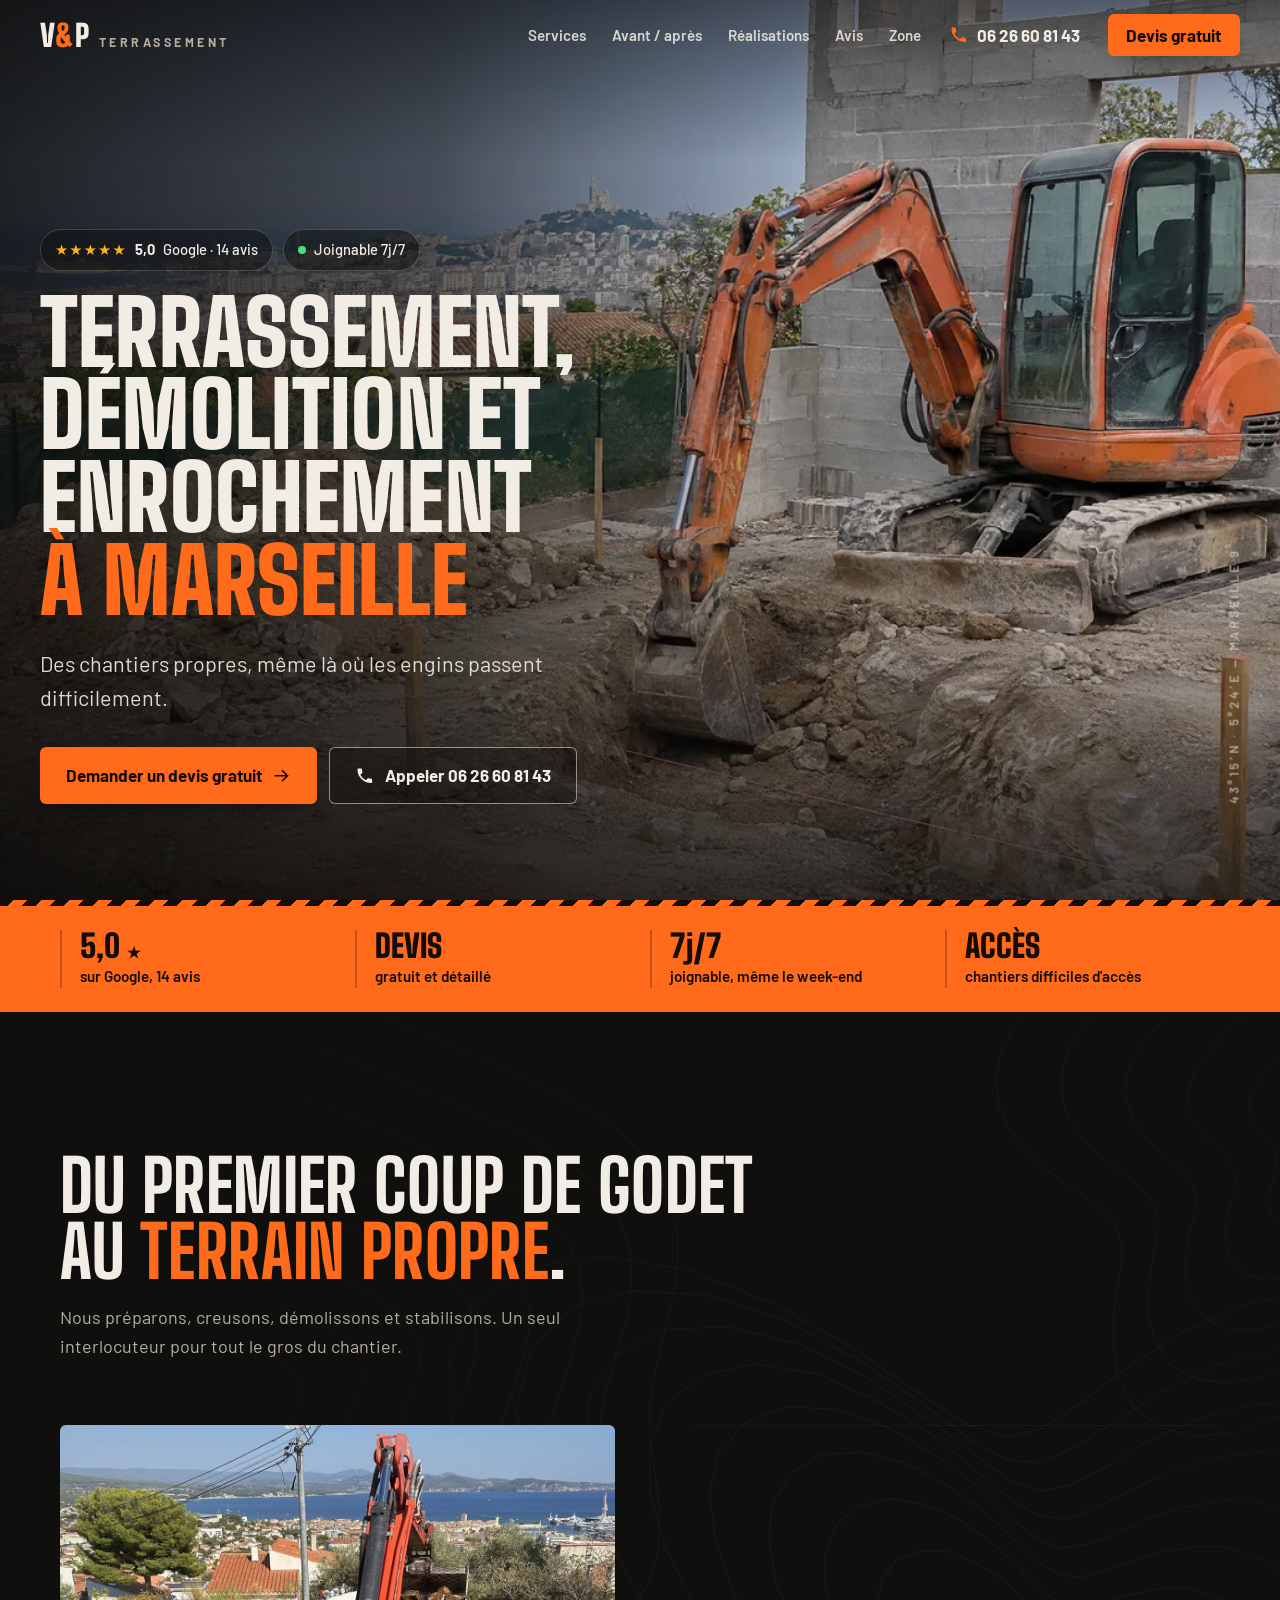
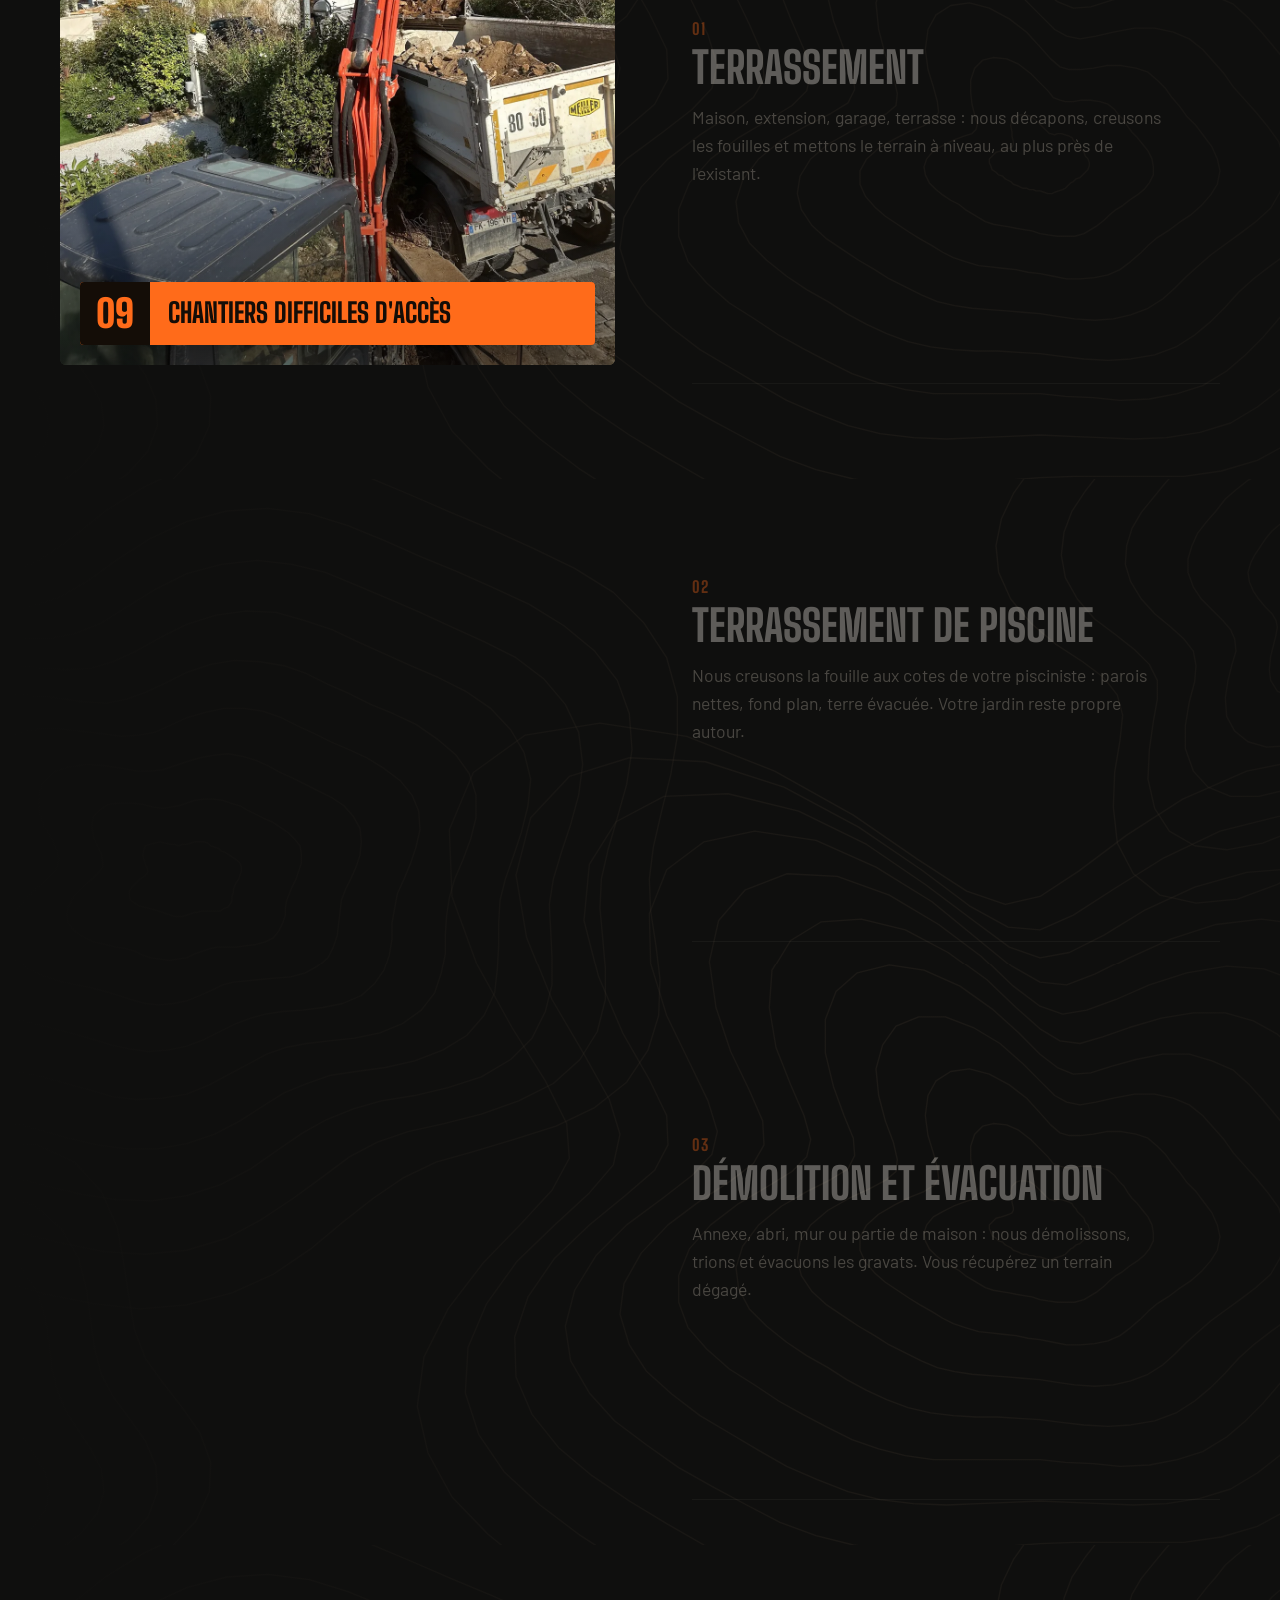
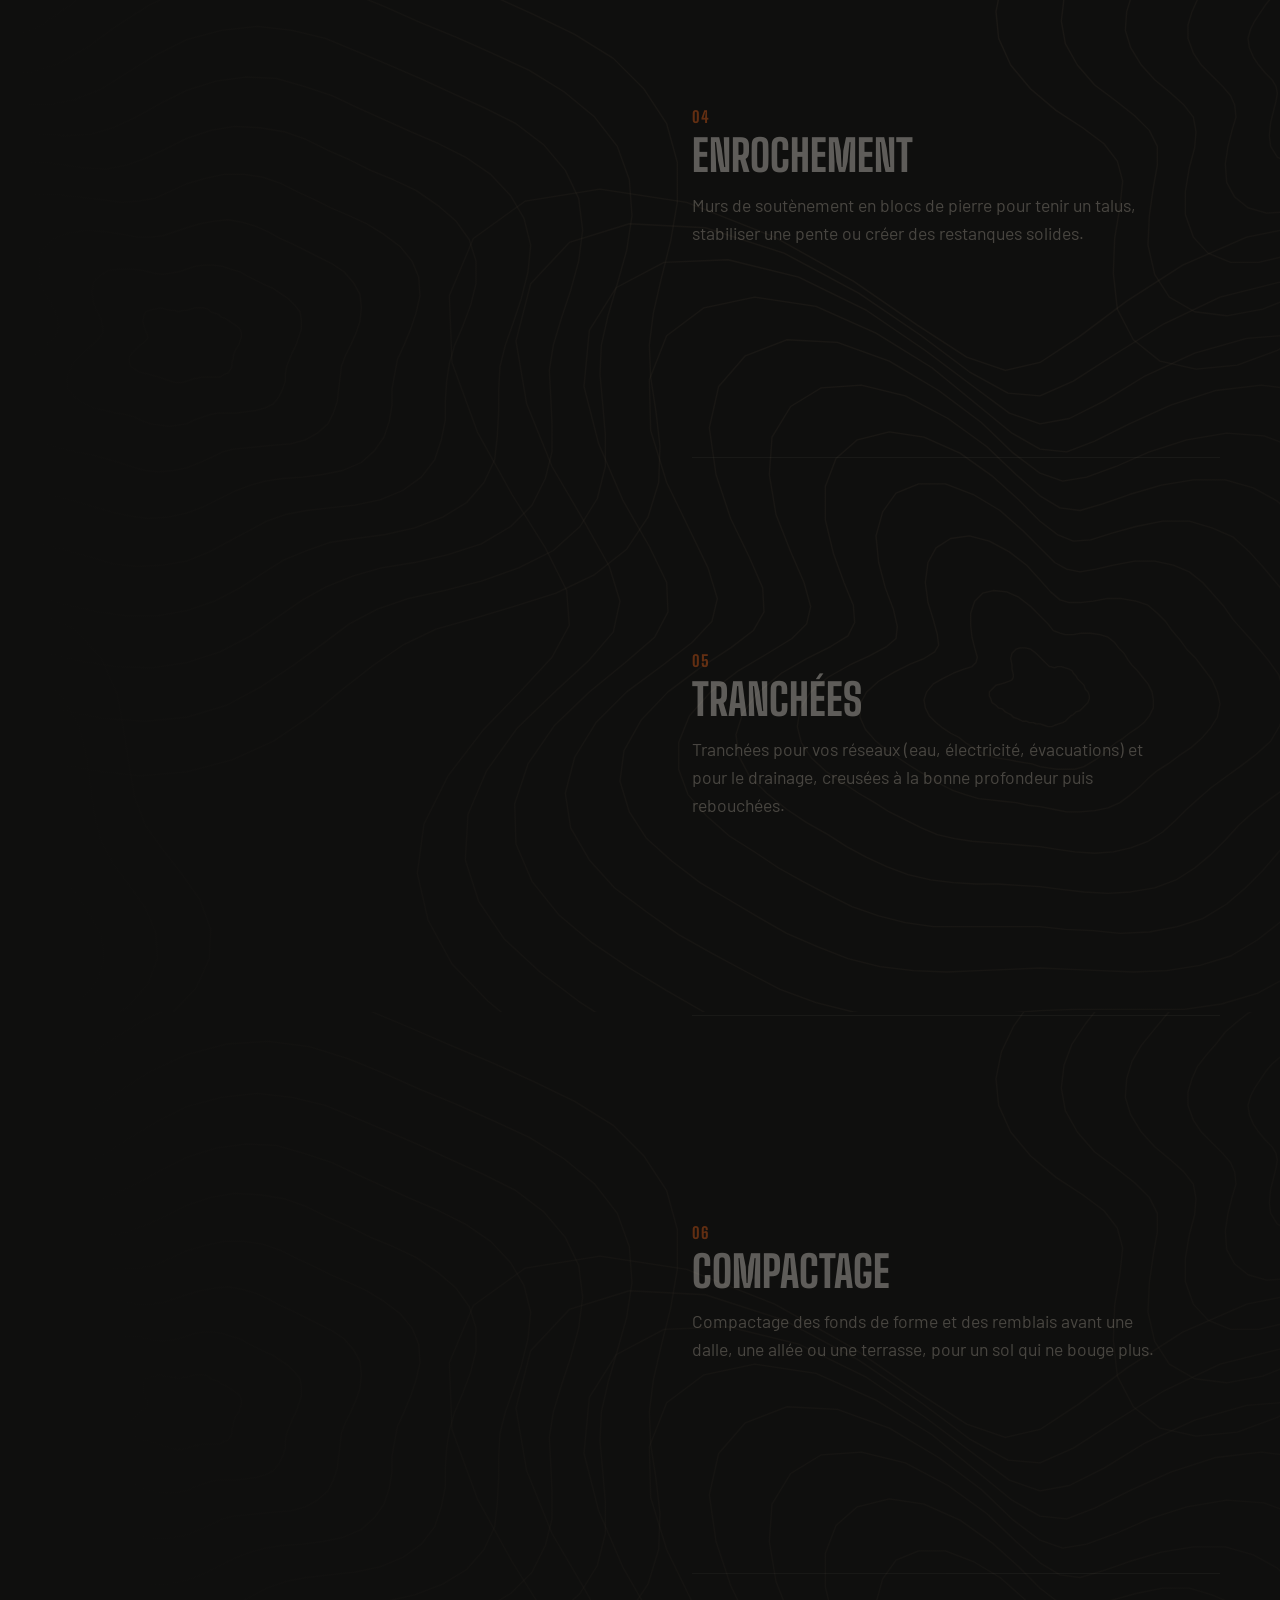
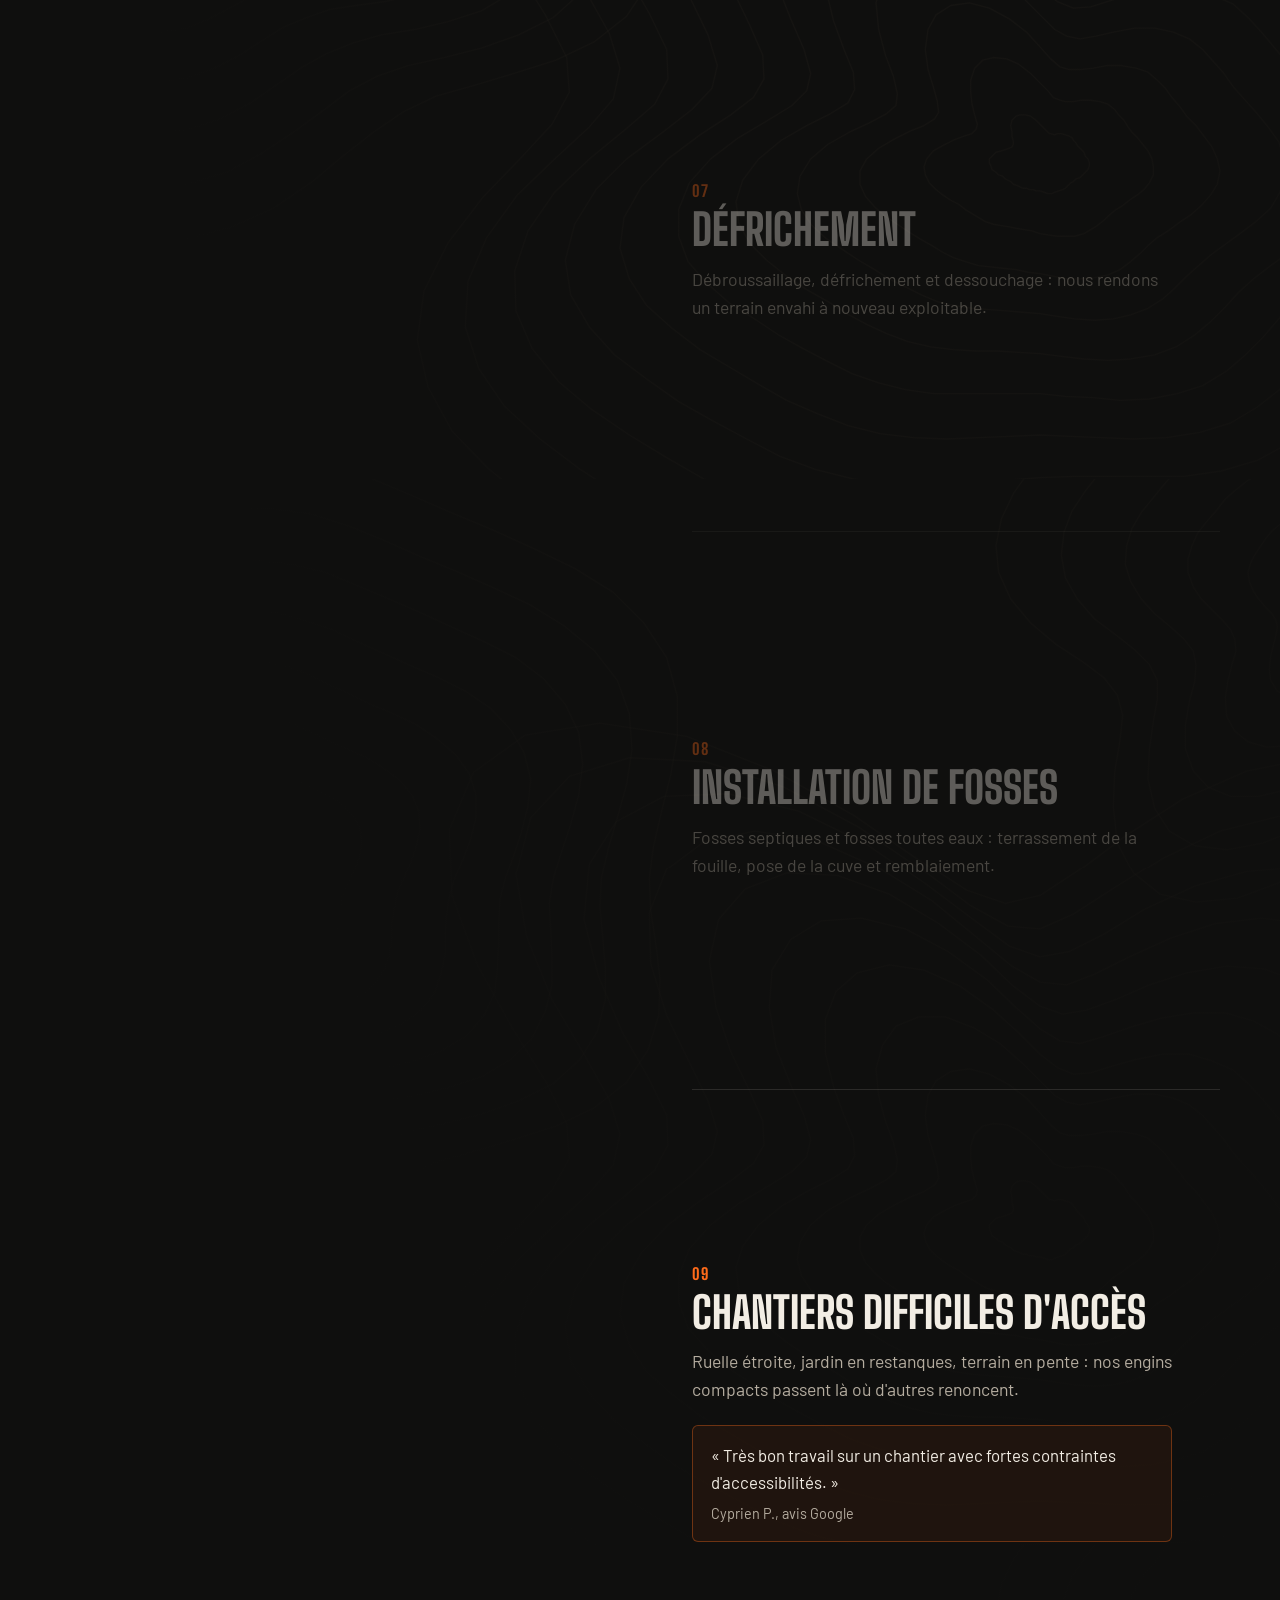
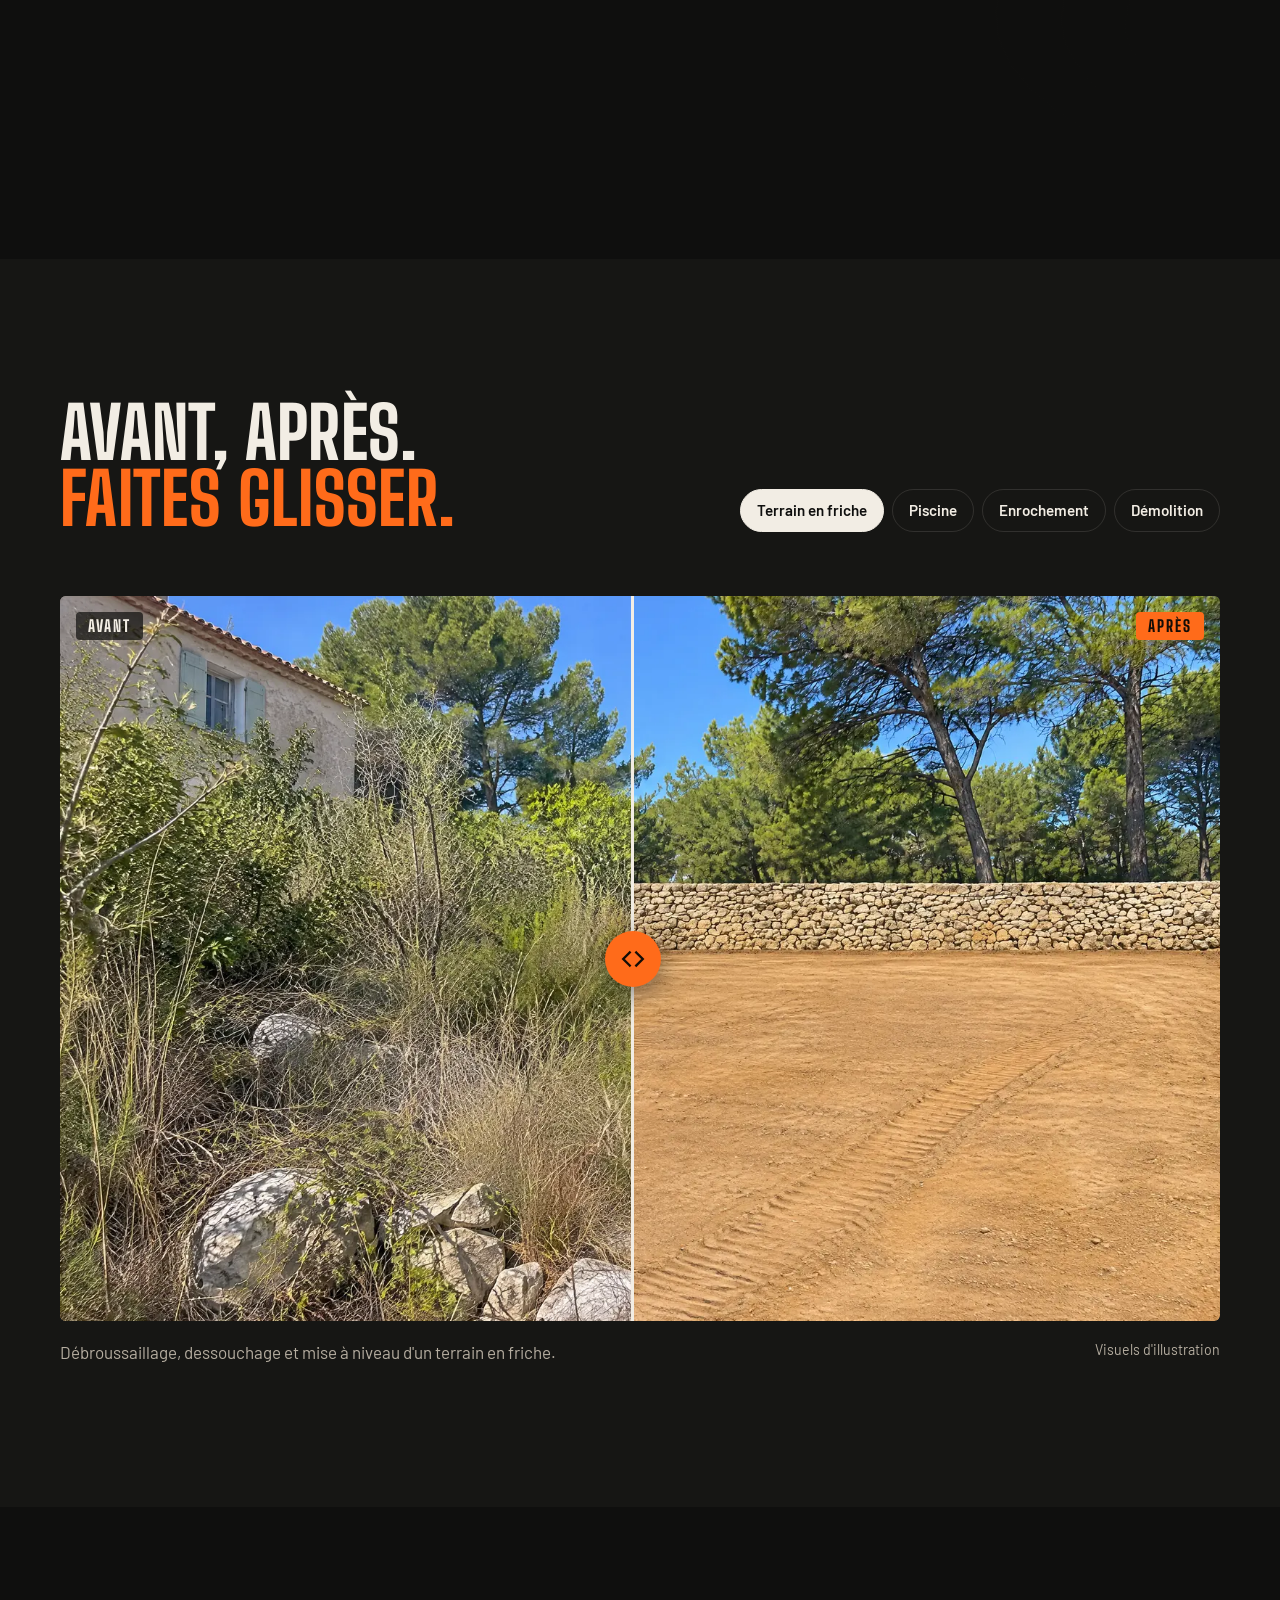
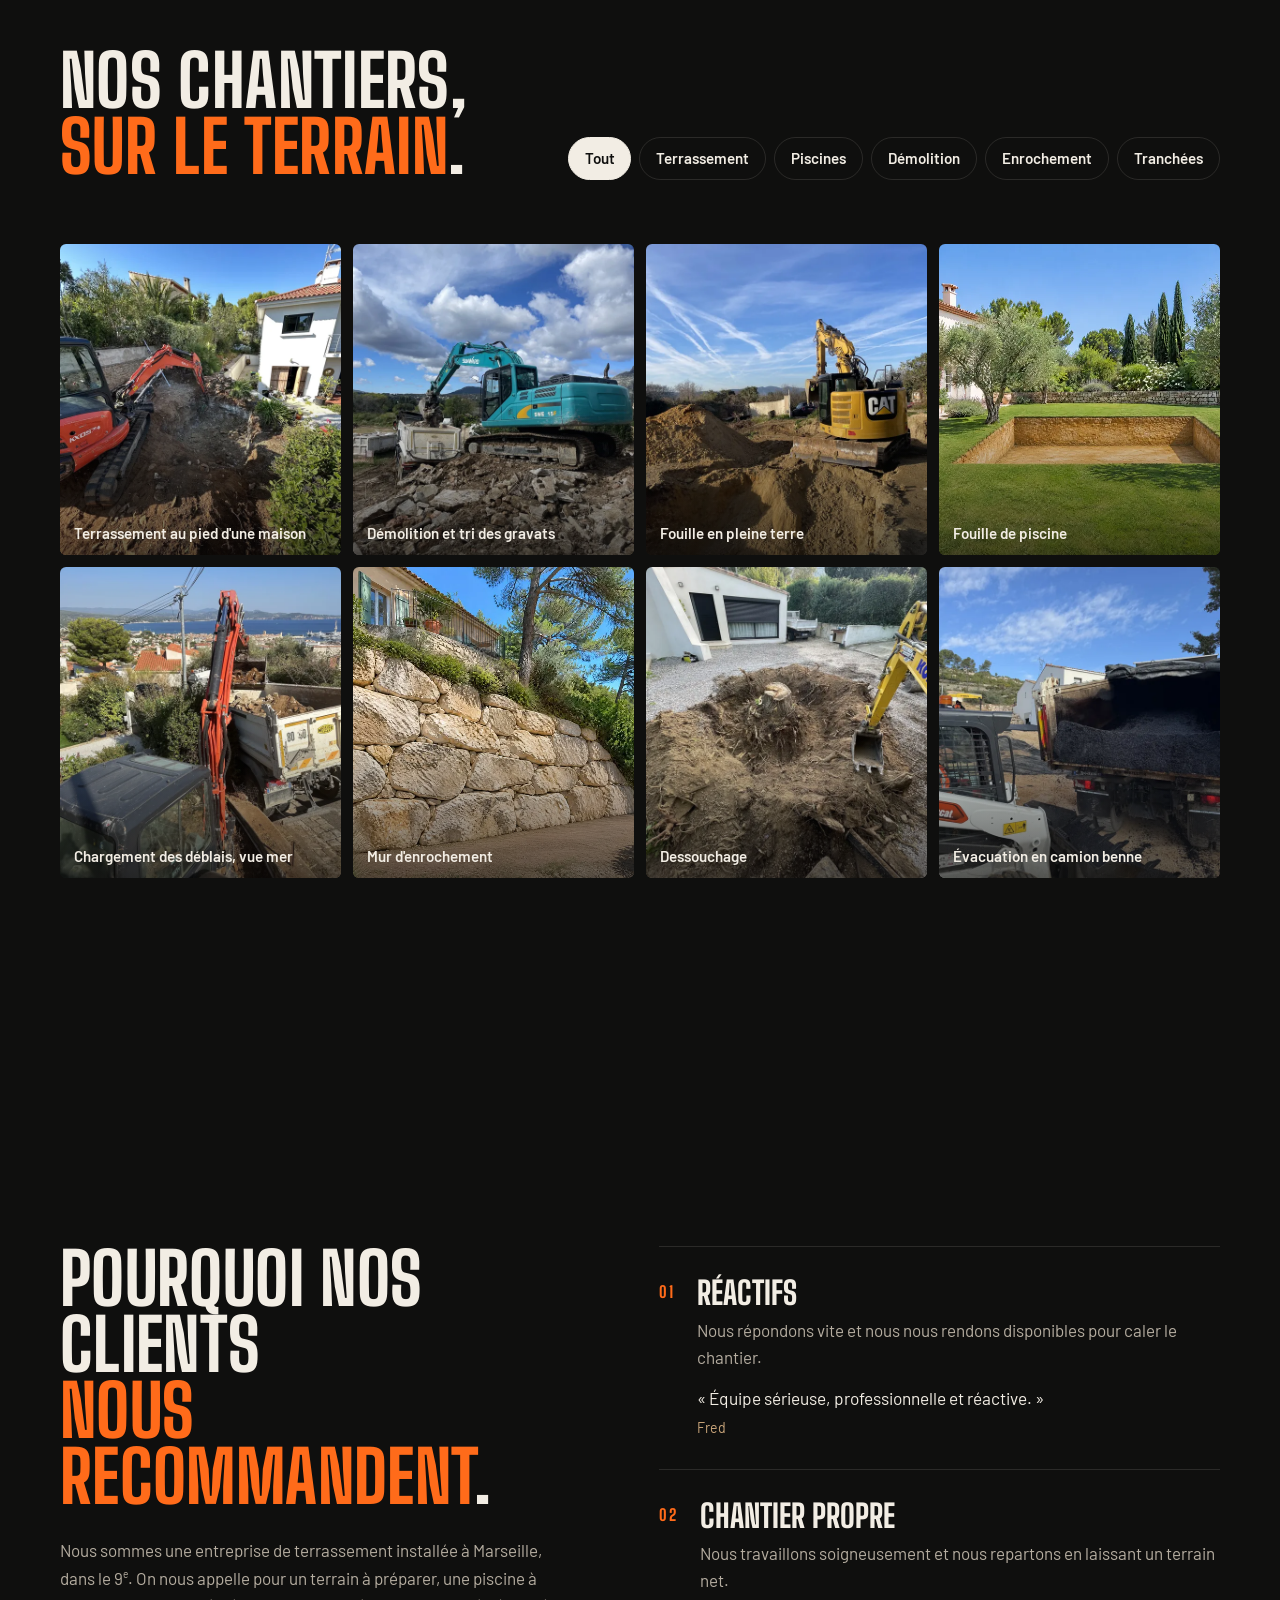
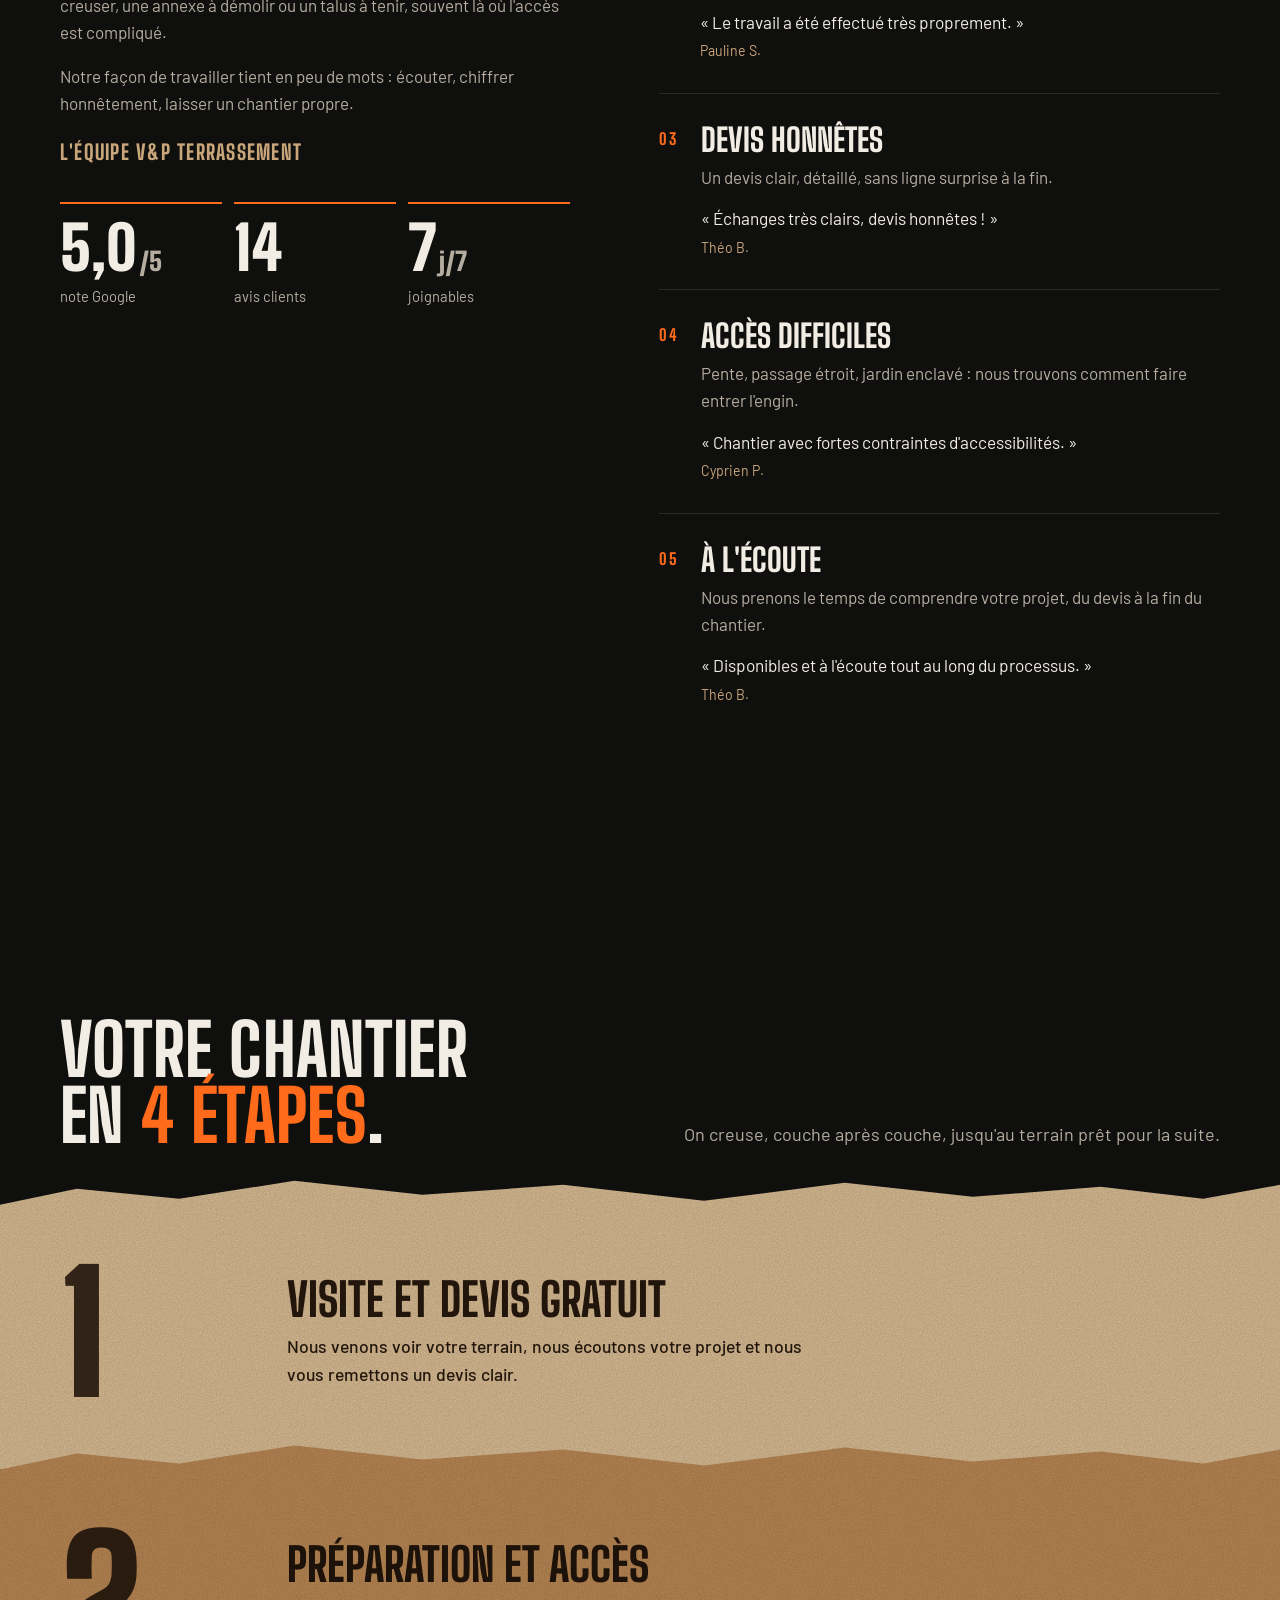
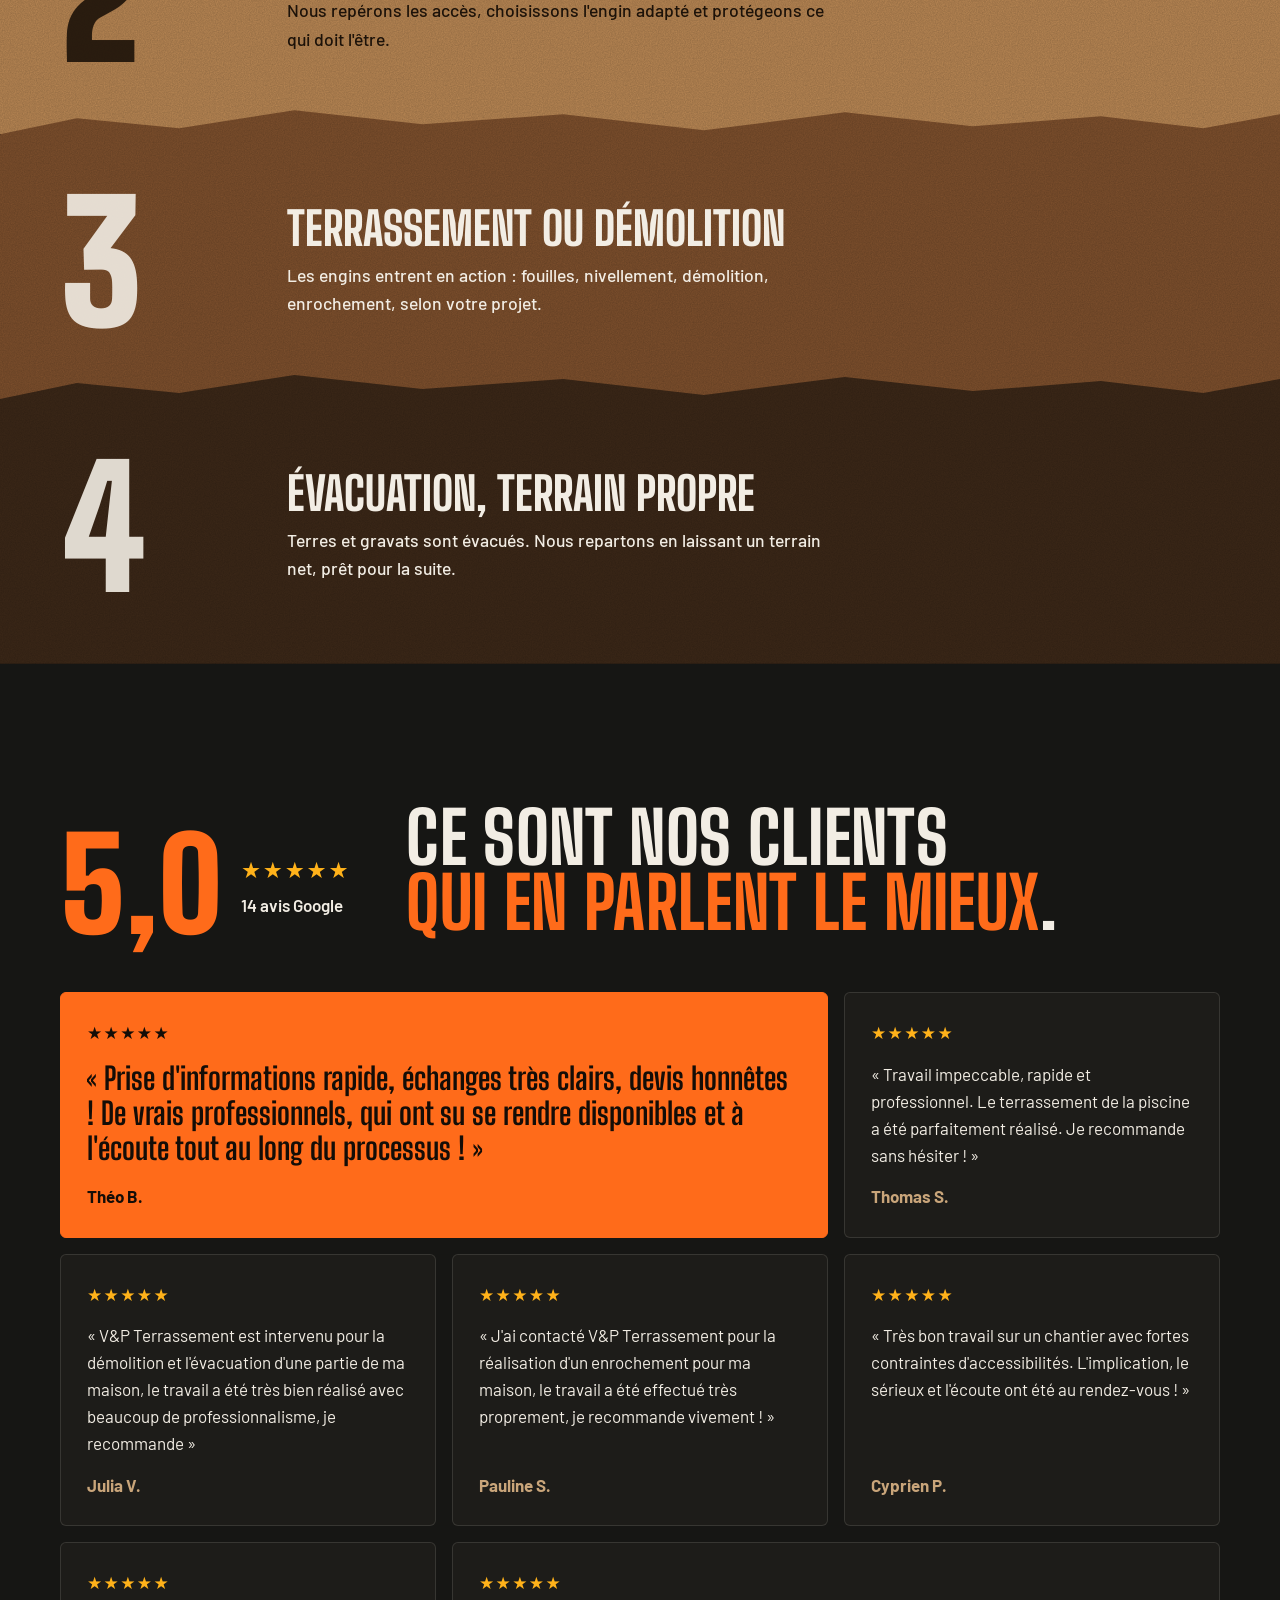
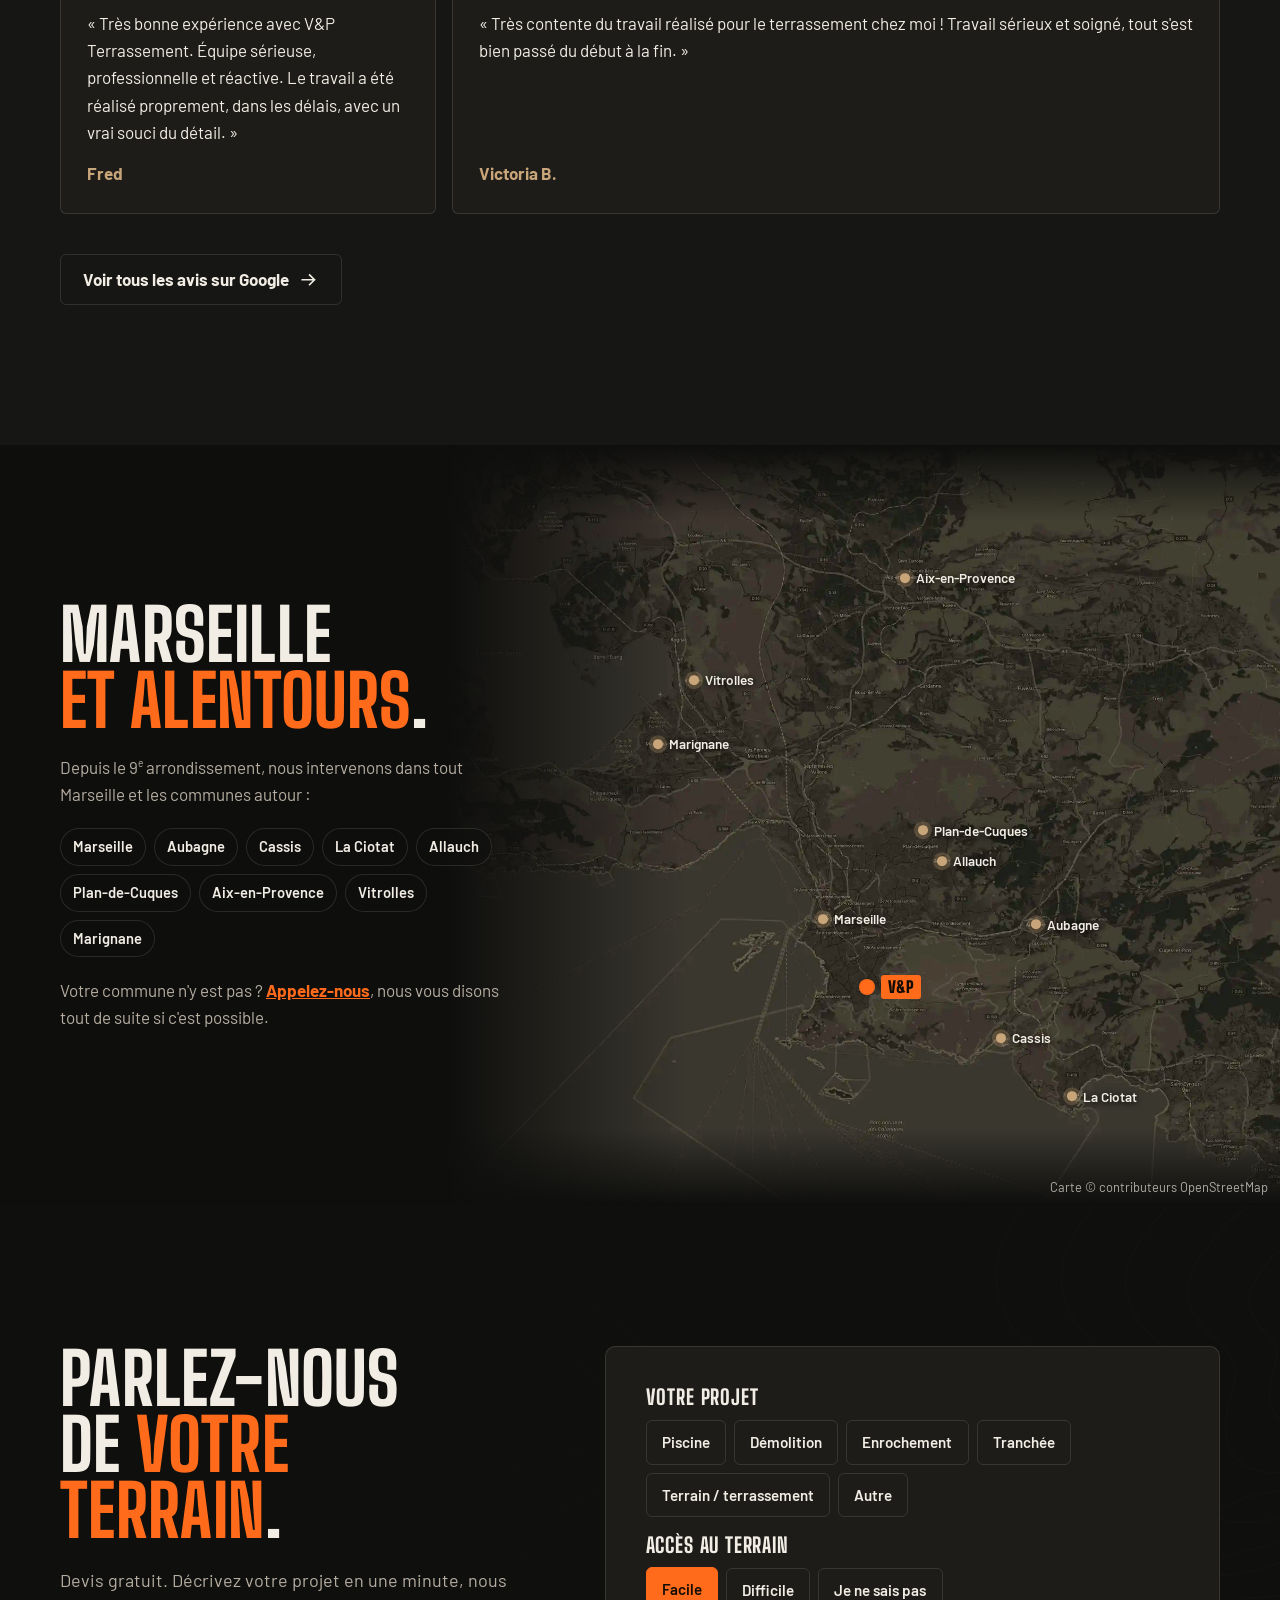
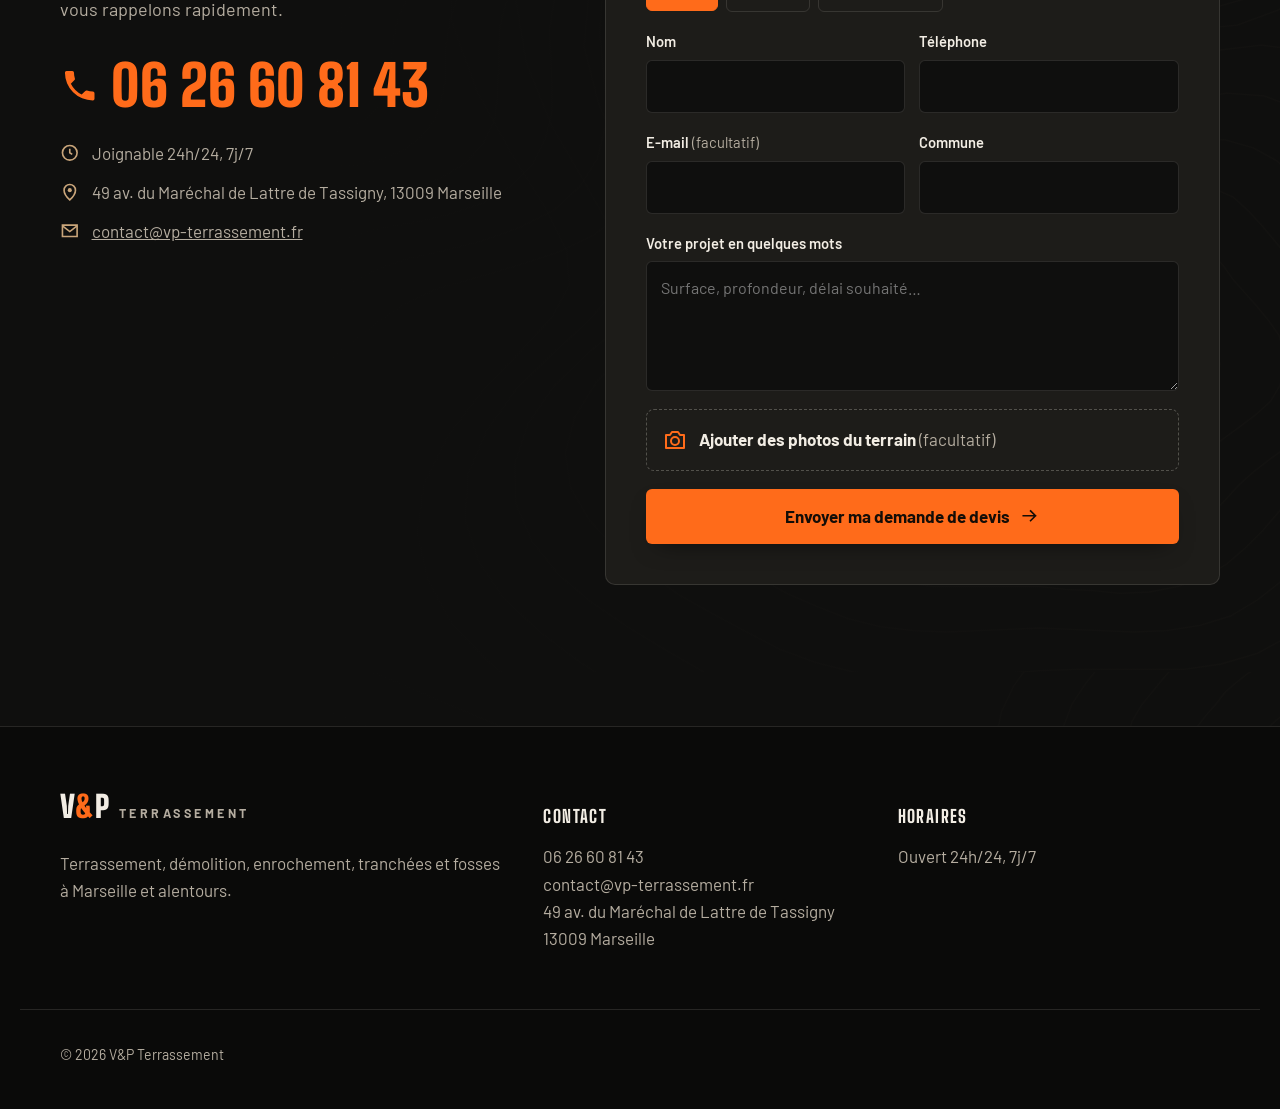
<file: index.html>
<!doctype html>
<html lang="fr">
<head>
<meta charset="utf-8">
<meta name="viewport" content="width=device-width, initial-scale=1, viewport-fit=cover">
<script>document.documentElement.style.setProperty("--vh",innerHeight/100+"px")</script>
<title>V&amp;P Terrassement · Terrassement, démolition et enrochement à Marseille</title>
<meta name="description" content="V&amp;P Terrassement, entreprise de terrassement à Marseille : terrassement de maison et de piscine, démolition, enrochement, tranchées, compactage, défrichement. 5,0 sur Google. Devis gratuit, joignable 7j/7.">
<meta name="robots" content="noindex, nofollow">
<meta name="theme-color" content="#0f0f0e">
<link rel="icon" type="image/svg+xml" href="favicon.svg">
<link rel="apple-touch-icon" href="apple-touch-icon.png">
<meta property="og:type" content="website">
<meta property="og:locale" content="fr_FR">
<meta property="og:title" content="V&amp;P Terrassement · Terrassement à Marseille">
<meta property="og:description" content="Terrassement, démolition et enrochement à Marseille. Des chantiers propres, même là où les engins passent difficilement.">
<meta property="og:image" content="https://rovia-demos.github.io/vp-terrassement/og-image.jpg">
<meta property="og:url" content="https://rovia-demos.github.io/vp-terrassement/">
<meta name="twitter:card" content="summary_large_image">
<link rel="preload" href="fonts/bigshoulders.woff2" as="font" type="font/woff2" crossorigin>
<link rel="preload" href="fonts/barlow-regular.woff2" as="font" type="font/woff2" crossorigin>
<link rel="stylesheet" href="styles.css">
<script type="application/ld+json">
{
  "@context": "https://schema.org",
  "@type": "HomeAndConstructionBusiness",
  "name": "V&P Terrassement",
  "description": "Entreprise de terrassement à Marseille : terrassement, piscines, démolition, enrochement, tranchées, compactage, défrichement, installation de fosses.",
  "image": "https://rovia-demos.github.io/vp-terrassement/og-image.jpg",
  "url": "https://rovia-demos.github.io/vp-terrassement/",
  "telephone": "+33626608143",
  "address": {"@type": "PostalAddress", "streetAddress": "49 avenue du Maréchal de Lattre de Tassigny", "postalCode": "13009", "addressLocality": "Marseille", "addressCountry": "FR"},
  "geo": {"@type": "GeoCoordinates", "latitude": 43.2496, "longitude": 5.4087},
  "openingHoursSpecification": [{"@type": "OpeningHoursSpecification", "dayOfWeek": ["Monday","Tuesday","Wednesday","Thursday","Friday","Saturday","Sunday"], "opens": "00:00", "closes": "23:59"}],
  "aggregateRating": {"@type": "AggregateRating", "ratingValue": "5.0", "reviewCount": "14", "bestRating": "5"},
  "areaServed": ["Marseille", "Aubagne", "Cassis", "La Ciotat", "Allauch", "Plan-de-Cuques", "Aix-en-Provence", "Vitrolles", "Marignane"]
}
</script>
</head>
<body>
<a class="skip" href="#contenu">Aller au contenu</a>

<header class="top" id="top">
  <div class="top__in">
    <a class="logo" href="#" aria-label="V&amp;P Terrassement, retour en haut">
      <span class="logo__mark" translate="no">V<b>&amp;</b>P</span>
      <span class="logo__word" translate="no">Terrassement</span>
    </a>
    <nav class="nav" id="nav" aria-label="Navigation principale">
      <a href="#services">Services</a>
      <a href="#avant-apres">Avant / après</a>
      <a href="#realisations">Réalisations</a>
      <a href="#avis">Avis</a>
      <a href="#zone">Zone</a>
      <a class="nav__devis" href="#devis">Devis gratuit</a>
    </nav>
    <a class="top__tel" href="tel:+33626608143"><svg class="i" aria-hidden="true"><use href="#i-phone"/></svg><span>06 26 60 81 43</span></a>
    <a class="btn btn--orange top__cta" href="#devis">Devis gratuit</a>
    <button class="burger" id="burger" aria-label="Ouvrir le menu" aria-expanded="false" aria-controls="nav"><span></span><span></span></button>
  </div>
</header>

<main id="contenu">

<!-- ============ HERO ============ -->
<!-- EXEMPLE – à remplacer : photo hero d'illustration (mini-pelle sur chantier marseillais). À remplacer par une vraie photo de V&P si disponible. -->
<section class="hero" aria-labelledby="h1">
  <div class="hero__media">
    <picture>
      <source media="(max-aspect-ratio: 4/5)" srcset="img/hero-m-720.webp 720w, img/hero-m-1080.webp 1080w" sizes="100vw">
      <img class="hero__poster" src="img/hero-2560.webp" srcset="img/hero-1280.webp 1280w, img/hero-2560.webp 2560w" sizes="100vw" width="2560" height="1448" alt="Mini-pelle orange creusant une tranchée sur un chantier à Marseille, avec la ville, le port et Notre-Dame de la Garde en fond" fetchpriority="high">
    </picture>
  </div>
  <div class="hero__veil"></div>
  <div class="hero__in">
    <div class="hero__badges">
      <a class="pill" href="#avis"><span class="stars" aria-hidden="true">★★★★★</span><strong>5,0</strong> Google · 14 avis</a>
      <span class="pill pill--live"><i aria-hidden="true"></i>Joignable 7j/7</span>
    </div>
    <h1 id="h1" class="hero__title">
      <span class="ln"><span>Terrassement,</span></span>
      <span class="ln"><span>démolition et</span></span>
      <span class="ln"><span>enrochement</span></span>
      <span class="ln"><span class="hl">à Marseille</span></span>
    </h1>
    <p class="hero__sub">Des chantiers propres, même là où les engins passent difficilement.</p>
    <div class="hero__ctas" id="hero-ctas">
      <a class="btn btn--orange btn--lg" href="#devis">Demander un devis gratuit<svg class="i" aria-hidden="true"><use href="#i-arrow"/></svg></a>
      <a class="btn btn--ghost btn--lg" href="tel:+33626608143"><svg class="i" aria-hidden="true"><use href="#i-phone"/></svg>Appeler 06 26 60 81 43</a>
    </div>
  </div>
  <div class="hero__coord" aria-hidden="true">43°15′N · 5°24′E — Marseille 9<sup>e</sup></div>
</section>

<!-- ============ BANDEAU DE CONFIANCE ============ -->
<section class="trust" aria-label="Nos engagements">
  <ul class="trust__list">
    <li><strong>5,0 <span aria-hidden="true">★</span></strong><span>sur Google, 14 avis</span></li>
    <li><strong>DEVIS</strong><span>gratuit et détaillé</span></li>
    <li><strong>7j/7</strong><span>joignable, même le week-end</span></li>
    <li><strong>ACCÈS</strong><span>chantiers difficiles d'accès</span></li>
  </ul>
</section>

<!-- ============ SERVICES ============ -->
<section class="services" id="services" aria-labelledby="t-services">
  <div class="wrap">
    <header class="sec-head">
      <h2 id="t-services" class="h2">Du premier coup de godet<br>au <em>terrain propre</em>.</h2>
      <p class="lead">Nous préparons, creusons, démolissons et stabilisons. Un seul interlocuteur pour tout le gros du chantier.</p>
    </header>
    <div class="svc">
      <div class="svc__stage" aria-hidden="true">
        <div class="svc__frame">
          <img data-svc="0" class="is-on" src="img/chantier-maison-1200.webp" alt="" loading="lazy" decoding="async">
          <img data-svc="1" src="img/ap2-1600.webp" alt="" loading="lazy" decoding="async">
          <img data-svc="2" src="img/demolition-gravats-1200.webp" alt="" loading="lazy" decoding="async">
          <img data-svc="3" src="img/ap3-1600.webp" alt="" loading="lazy" decoding="async">
          <img data-svc="4" src="img/tranchee-1600.webp" alt="" loading="lazy" decoding="async">
          <img data-svc="5" src="img/compactage-1600.webp" alt="" loading="lazy" decoding="async">
          <img data-svc="6" src="img/dessouchage-1200.webp" alt="" loading="lazy" decoding="async">
          <img data-svc="7" src="img/fosse-1600.webp" alt="" loading="lazy" decoding="async">
          <img data-svc="8" src="img/evacuation-vue-mer-1200.webp" alt="" loading="lazy" decoding="async">
          <div class="sign"><span class="sign__n" id="sign-n">01</span><span class="sign__t" id="sign-t">Terrassement</span></div>
        </div>
      </div>
      <ol class="svc__list">
        <li class="svc__item" data-i="0">
          <img class="svc__img" src="img/chantier-maison-600.webp" alt="Mini-pelle orange en terrassement au pied d'une maison blanche" loading="lazy" decoding="async" width="600" height="800">
          <span class="svc__n">01</span>
          <h3>Terrassement</h3>
          <p>Maison, extension, garage, terrasse : nous décapons, creusons les fouilles et mettons le terrain à niveau, au plus près de l'existant.</p>
        </li>
        <li class="svc__item" data-i="1">
          <!-- EXEMPLE – à remplacer -->
          <img class="svc__img" src="img/ap2-800.webp" alt="Fouille de piscine rectangulaire aux parois nettes dans un jardin" loading="lazy" decoding="async" width="800" height="597">
          <span class="svc__n">02</span>
          <h3>Terrassement de piscine</h3>
          <p>Nous creusons la fouille aux cotes de votre pisciniste : parois nettes, fond plan, terre évacuée. Votre jardin reste propre autour.</p>
        </li>
        <li class="svc__item" data-i="2">
          <img class="svc__img" src="img/demolition-gravats-600.webp" alt="Pelle mécanique sur un chantier de démolition, tas de gravats et camion benne" loading="lazy" decoding="async" width="600" height="800">
          <span class="svc__n">03</span>
          <h3>Démolition et évacuation</h3>
          <p>Annexe, abri, mur ou partie de maison : nous démolissons, trions et évacuons les gravats. Vous récupérez un terrain dégagé.</p>
        </li>
        <li class="svc__item" data-i="3">
          <!-- EXEMPLE – à remplacer -->
          <img class="svc__img" src="img/ap3-800.webp" alt="Mur de soutènement en enrochement de blocs calcaires" loading="lazy" decoding="async" width="800" height="597">
          <span class="svc__n">04</span>
          <h3>Enrochement</h3>
          <p>Murs de soutènement en blocs de pierre pour tenir un talus, stabiliser une pente ou créer des restanques solides.</p>
        </li>
        <li class="svc__item" data-i="4">
          <!-- EXEMPLE – à remplacer -->
          <img class="svc__img" src="img/tranchee-800.webp" alt="Tranchée avec tuyaux d'évacuation et d'eau posés au fond" loading="lazy" decoding="async" width="800" height="597">
          <span class="svc__n">05</span>
          <h3>Tranchées</h3>
          <p>Tranchées pour vos réseaux (eau, électricité, évacuations) et pour le drainage, creusées à la bonne profondeur puis rebouchées.</p>
        </li>
        <li class="svc__item" data-i="5">
          <!-- EXEMPLE – à remplacer -->
          <img class="svc__img" src="img/compactage-800.webp" alt="Plaque vibrante et petit rouleau compactant une allée en gravier" loading="lazy" decoding="async" width="800" height="597">
          <span class="svc__n">06</span>
          <h3>Compactage</h3>
          <p>Compactage des fonds de forme et des remblais avant une dalle, une allée ou une terrasse, pour un sol qui ne bouge plus.</p>
        </li>
        <li class="svc__item" data-i="6">
          <img class="svc__img" src="img/dessouchage-600.webp" alt="Souche d'arbre arrachée par une pelle sur un terrain en gravier" loading="lazy" decoding="async" width="600" height="800">
          <span class="svc__n">07</span>
          <h3>Défrichement</h3>
          <p>Débroussaillage, défrichement et dessouchage : nous rendons un terrain envahi à nouveau exploitable.</p>
        </li>
        <li class="svc__item" data-i="7">
          <!-- EXEMPLE – à remplacer -->
          <img class="svc__img" src="img/fosse-800.webp" alt="Fosse toutes eaux noire descendue dans une fouille" loading="lazy" decoding="async" width="800" height="597">
          <span class="svc__n">08</span>
          <h3>Installation de fosses</h3>
          <p>Fosses septiques et fosses toutes eaux : terrassement de la fouille, pose de la cuve et remblaiement.</p>
        </li>
        <li class="svc__item svc__item--key" data-i="8">
          <img class="svc__img" src="img/evacuation-vue-mer-600.webp" alt="Mini-pelle chargeant un camion sur un terrain étroit avec vue sur la mer" loading="lazy" decoding="async" width="600" height="800">
          <span class="svc__n">09</span>
          <h3>Chantiers difficiles d'accès</h3>
          <p>Ruelle étroite, jardin en restanques, terrain en pente : nos engins compacts passent là où d'autres renoncent.</p>
          <blockquote>« Très bon travail sur un chantier avec fortes contraintes d'accessibilités. » <cite>Cyprien P., avis Google</cite></blockquote>
        </li>
      </ol>
    </div>
  </div>
</section>

<!-- ============ AVANT / APRES ============ -->
<!-- EXEMPLE – à remplacer : les 4 paires avant/après sont des visuels d'illustration. À remplacer par de vraies photos de chantiers V&P. -->
<section class="ba" id="avant-apres" aria-labelledby="t-ba">
  <div class="wrap">
    <header class="sec-head sec-head--row">
      <h2 id="t-ba" class="h2">Avant, après.<br><em>Faites glisser.</em></h2>
      <div class="ba__tabs" role="tablist" aria-label="Choisir un exemple">
        <button role="tab" aria-selected="true" data-pair="1">Terrain en friche</button>
        <button role="tab" aria-selected="false" data-pair="2">Piscine</button>
        <button role="tab" aria-selected="false" data-pair="3">Enrochement</button>
        <button role="tab" aria-selected="false" data-pair="4">Démolition</button>
      </div>
    </header>
    <div class="ba__view" id="ba-view" style="--pos:50%">
      <img class="ba__img ba__after" id="ba-after" src="img/ap1-1600.webp" srcset="img/ap1-800.webp 800w, img/ap1-1600.webp 1600w" sizes="(max-width: 1200px) 100vw, 1200px" alt="Après : terrain débroussaillé, nivelé et propre" loading="lazy" decoding="async">
      <img class="ba__img ba__before" id="ba-before" src="img/av1-1600.webp" srcset="img/av1-800.webp 800w, img/av1-1600.webp 1600w" sizes="(max-width: 1200px) 100vw, 1200px" alt="Avant : terrain en friche couvert de broussailles et de rochers" loading="lazy" decoding="async">
      <span class="ba__tag ba__tag--l">Avant</span>
      <span class="ba__tag ba__tag--r">Après</span>
      <div class="ba__handle" aria-hidden="true"><span><svg class="i"><use href="#i-drag"/></svg></span></div>
      <input class="ba__range" id="ba-range" type="range" min="0" max="100" value="50" aria-label="Comparer avant et après">
    </div>
    <p class="ba__cap"><span id="ba-cap">Débroussaillage, dessouchage et mise à niveau d'un terrain en friche.</span> <small>Visuels d'illustration</small></p>
  </div>
</section>

<!-- ============ REALISATIONS ============ -->
<section class="works" id="realisations" aria-labelledby="t-works">
  <div class="wrap">
    <header class="sec-head sec-head--row">
      <h2 id="t-works" class="h2">Nos chantiers,<br><em>sur le terrain</em>.</h2>
      <div class="filters" role="group" aria-label="Filtrer les réalisations">
        <button class="is-on" data-f="all" aria-pressed="true">Tout</button>
        <button data-f="terrassement" aria-pressed="false">Terrassement</button>
        <button data-f="piscine" aria-pressed="false">Piscines</button>
        <button data-f="demolition" aria-pressed="false">Démolition</button>
        <button data-f="enrochement" aria-pressed="false">Enrochement</button>
        <button data-f="tranchee" aria-pressed="false">Tranchées</button>
      </div>
    </header>
    <ul class="grid" id="grid">
      <li data-c="terrassement"><button data-full="img/chantier-maison-1200.webp"><img src="img/chantier-maison-600.webp" alt="Mini-pelle orange en terrassement au pied d'une maison" loading="lazy" decoding="async"><span>Terrassement au pied d'une maison</span></button></li>
      <li data-c="demolition"><button data-full="img/demolition-gravats-1200.webp"><img src="img/demolition-gravats-600.webp" alt="Pelle sur un chantier de démolition avec gravats" loading="lazy" decoding="async"><span>Démolition et tri des gravats</span></button></li>
      <li data-c="terrassement"><button data-full="img/fouille-pelle-1200.webp"><img src="img/fouille-pelle-600.webp" alt="Pelle jaune dans une fouille en terre ocre" loading="lazy" decoding="async"><span>Fouille en pleine terre</span></button></li>
      <!-- EXEMPLE – à remplacer -->
      <li data-c="piscine"><button data-full="img/ap2-1600.webp"><img src="img/ap2-800.webp" alt="Fouille de piscine dans un jardin" loading="lazy" decoding="async"><span>Fouille de piscine</span></button></li>
      <li data-c="terrassement"><button data-full="img/evacuation-vue-mer-1200.webp"><img src="img/evacuation-vue-mer-600.webp" alt="Mini-pelle chargeant un camion, vue sur la mer" loading="lazy" decoding="async"><span>Chargement des déblais, vue mer</span></button></li>
      <!-- EXEMPLE – à remplacer -->
      <li data-c="enrochement"><button data-full="img/ap3-1600.webp"><img src="img/ap3-800.webp" alt="Mur d'enrochement en blocs calcaires" loading="lazy" decoding="async"><span>Mur d'enrochement</span></button></li>
      <li data-c="terrassement"><button data-full="img/dessouchage-1200.webp"><img src="img/dessouchage-600.webp" alt="Dessouchage à la pelle" loading="lazy" decoding="async"><span>Dessouchage</span></button></li>
      <li data-c="demolition"><button data-full="img/chargement-camion-1200.webp"><img src="img/chargement-camion-600.webp" alt="Chargeuse compacte et camion benne" loading="lazy" decoding="async"><span>Évacuation en camion benne</span></button></li>
      <!-- EXEMPLE – à remplacer -->
      <li data-c="tranchee"><button data-full="img/tranchee-1600.webp"><img src="img/tranchee-800.webp" alt="Tranchée avec réseaux posés" loading="lazy" decoding="async"><span>Tranchée réseaux et drainage</span></button></li>
      <li data-c="terrassement"><button data-full="img/terrain-fini-1200.webp"><img src="img/terrain-fini-600.webp" alt="Terrain nivelé avec finition gravier le long d'une maison" loading="lazy" decoding="async"><span>Terrain nivelé, finition gravier</span></button></li>
      <!-- EXEMPLE – à remplacer -->
      <li data-c="demolition"><button data-full="img/ap4-1600.webp"><img src="img/ap4-800.webp" alt="Terrain propre après démolition d'une annexe" loading="lazy" decoding="async"><span>Annexe démolie, terrain propre</span></button></li>
      <!-- EXEMPLE – à remplacer -->
      <li data-c="tranchee"><button data-full="img/fosse-1600.webp"><img src="img/fosse-800.webp" alt="Pose d'une fosse toutes eaux" loading="lazy" decoding="async"><span>Pose de fosse toutes eaux</span></button></li>
      <!-- EXEMPLE – à remplacer -->
      <li data-c="terrassement"><button data-full="img/ap1-1600.webp"><img src="img/ap1-800.webp" alt="Terrain nivelé après débroussaillage" loading="lazy" decoding="async"><span>Terrain débroussaillé et nivelé</span></button></li>
      <!-- EXEMPLE – à remplacer -->
      <li data-c="terrassement"><button data-full="img/compactage-1600.webp"><img src="img/compactage-800.webp" alt="Compactage d'une allée en gravier" loading="lazy" decoding="async"><span>Compactage d'une allée</span></button></li>
    </ul>
    <div class="more"><button class="btn btn--line" id="more">Voir toutes les réalisations<svg class="i" aria-hidden="true"><use href="#i-arrow"/></svg></button></div>
  </div>
</section>

<!-- ============ POURQUOI NOUS ============ -->
<section class="why" aria-labelledby="t-why">
  <div class="wrap why__grid">
    <div class="why__intro">
      <h2 id="t-why" class="h2">Pourquoi nos clients<br><em>nous recommandent</em>.</h2>
      <p>Nous sommes une entreprise de terrassement installée à Marseille, dans le 9<sup>e</sup>. On nous appelle pour un terrain à préparer, une piscine à creuser, une annexe à démolir ou un talus à tenir, souvent là où l'accès est compliqué.</p>
      <p>Notre façon de travailler tient en peu de mots : écouter, chiffrer honnêtement, laisser un chantier propre.</p>
      <p class="sig">L'équipe V&amp;P Terrassement</p>
      <dl class="stats">
        <div><dt><span class="count" data-to="5" data-dec="1">5,0</span><small>/5</small></dt><dd>note Google</dd></div>
        <div><dt><span class="count" data-to="14">14</span></dt><dd>avis clients</dd></div>
        <div><dt><span class="count" data-to="7">7</span><small>j/7</small></dt><dd>joignables</dd></div>
      </dl>
    </div>
    <ol class="why__list">
      <li><h3>Réactifs</h3><p>Nous répondons vite et nous nous rendons disponibles pour caler le chantier.</p><q>Équipe sérieuse, professionnelle et réactive.</q><cite>Fred</cite></li>
      <li><h3>Chantier propre</h3><p>Nous travaillons soigneusement et nous repartons en laissant un terrain net.</p><q>Le travail a été effectué très proprement.</q><cite>Pauline S.</cite></li>
      <li><h3>Devis honnêtes</h3><p>Un devis clair, détaillé, sans ligne surprise à la fin.</p><q>Échanges très clairs, devis honnêtes !</q><cite>Théo B.</cite></li>
      <li><h3>Accès difficiles</h3><p>Pente, passage étroit, jardin enclavé : nous trouvons comment faire entrer l'engin.</p><q>Chantier avec fortes contraintes d'accessibilités.</q><cite>Cyprien P.</cite></li>
      <li><h3>À l'écoute</h3><p>Nous prenons le temps de comprendre votre projet, du devis à la fin du chantier.</p><q>Disponibles et à l'écoute tout au long du processus.</q><cite>Théo B.</cite></li>
    </ol>
  </div>
</section>

<!-- ============ 4 ETAPES (coupe de terrain) ============ -->
<section class="steps" aria-labelledby="t-steps">
  <div class="wrap steps__head">
    <h2 id="t-steps" class="h2">Votre chantier<br>en <em>4 étapes</em>.</h2>
    <p class="lead">On creuse, couche après couche, jusqu'au terrain prêt pour la suite.</p>
  </div>
  <ol class="strata" id="strata">
    <li class="stratum s1"><div class="wrap stratum__in"><span class="stratum__n">1</span><div><h3>Visite et devis gratuit</h3><p>Nous venons voir votre terrain, nous écoutons votre projet et nous vous remettons un devis clair.</p></div></div></li>
    <li class="stratum s2"><div class="wrap stratum__in"><span class="stratum__n">2</span><div><h3>Préparation et accès</h3><p>Nous repérons les accès, choisissons l'engin adapté et protégeons ce qui doit l'être.</p></div></div></li>
    <li class="stratum s3"><div class="wrap stratum__in"><span class="stratum__n">3</span><div><h3>Terrassement ou démolition</h3><p>Les engins entrent en action : fouilles, nivellement, démolition, enrochement, selon votre projet.</p></div></div></li>
    <li class="stratum s4"><div class="wrap stratum__in"><span class="stratum__n">4</span><div><h3>Évacuation, terrain propre</h3><p>Terres et gravats sont évacués. Nous repartons en laissant un terrain net, prêt pour la suite.</p></div></div></li>
  </ol>
</section>

<!-- ============ AVIS ============ -->
<section class="reviews" id="avis" aria-labelledby="t-avis">
  <div class="wrap">
    <header class="reviews__head">
      <div class="score" aria-label="Note Google 5,0 sur 5, 14 avis">
        <span class="score__n">5,0</span>
        <span class="score__s"><span class="stars" aria-hidden="true">★★★★★</span><span>14 avis Google</span></span>
      </div>
      <h2 id="t-avis" class="h2">Ce sont nos clients<br><em>qui en parlent le mieux</em>.</h2>
    </header>
    <ul class="rv">
      <li class="rv__big"><span class="stars" aria-hidden="true">★★★★★</span><p>« Prise d'informations rapide, échanges très clairs, devis honnêtes ! De vrais professionnels, qui ont su se rendre disponibles et à l'écoute tout au long du processus ! »</p><cite>Théo B.</cite></li>
      <li><span class="stars" aria-hidden="true">★★★★★</span><p>« Travail impeccable, rapide et professionnel. Le terrassement de la piscine a été parfaitement réalisé. Je recommande sans hésiter ! »</p><cite>Thomas S.</cite></li>
      <li><span class="stars" aria-hidden="true">★★★★★</span><p>« V&amp;P Terrassement est intervenu pour la démolition et l'évacuation d'une partie de ma maison, le travail a été très bien réalisé avec beaucoup de professionnalisme, je recommande »</p><cite>Julia V.</cite></li>
      <li><span class="stars" aria-hidden="true">★★★★★</span><p>« J'ai contacté V&amp;P Terrassement pour la réalisation d'un enrochement pour ma maison, le travail a été effectué très proprement, je recommande vivement ! »</p><cite>Pauline S.</cite></li>
      <li><span class="stars" aria-hidden="true">★★★★★</span><p>« Très bon travail sur un chantier avec fortes contraintes d'accessibilités. L'implication, le sérieux et l'écoute ont été au rendez-vous ! »</p><cite>Cyprien P.</cite></li>
      <li><span class="stars" aria-hidden="true">★★★★★</span><p>« Très bonne expérience avec V&amp;P Terrassement. Équipe sérieuse, professionnelle et réactive. Le travail a été réalisé proprement, dans les délais, avec un vrai souci du détail. »</p><cite>Fred</cite></li>
      <li><span class="stars" aria-hidden="true">★★★★★</span><p>« Très contente du travail réalisé pour le terrassement chez moi ! Travail sérieux et soigné, tout s'est bien passé du début à la fin. »</p><cite>Victoria B.</cite></li>
    </ul>
    <a class="btn btn--line" href="https://www.google.com/maps/search/?api=1&amp;query=V%26P+TERRASSEMENT+Marseille" target="_blank" rel="noopener">Voir tous les avis sur Google<svg class="i" aria-hidden="true"><use href="#i-arrow"/></svg></a>
  </div>
</section>

<!-- ============ ZONE ============ -->
<!-- EXEMPLE – à remplacer : liste des communes à confirmer avec le client. -->
<section class="zone" id="zone" aria-labelledby="t-zone">
  <div class="zone__map" aria-hidden="true">
    <picture><source media="(max-width: 700px)" srcset="img/carte-800.webp"><img src="img/carte-1600.webp" alt="" loading="lazy" decoding="async"></picture>
    <span class="pin pin--hq" style="left:51.09%;top:71.32%"><i></i><b>V&amp;P</b></span>
    <span class="pin" style="left:46.23%;top:62.32%"><i></i>Marseille</span>
    <span class="pin" style="left:71.34%;top:63.05%"><i></i>Aubagne</span>
    <span class="pin" style="left:67.19%;top:78.02%"><i></i>Cassis</span>
    <span class="pin" style="left:75.59%;top:85.68%"><i></i>La Ciotat</span>
    <span class="pin" style="left:60.29%;top:54.67%"><i></i>Allauch</span>
    <span class="pin pin--up" style="left:57.95%;top:52.52%"><i></i>Plan-de-Cuques</span>
    <span class="pin" style="left:55.93%;top:17.43%"><i></i>Aix-en-Provence</span>
    <span class="pin" style="left:31.08%;top:30.86%"><i></i>Vitrolles</span>
    <span class="pin" style="left:26.84%;top:39.34%"><i></i>Marignane</span>
  </div>
  <div class="wrap zone__in">
    <div class="zone__card">
      <h2 id="t-zone" class="h2">Marseille<br><em>et alentours</em>.</h2>
      <p>Depuis le 9<sup>e</sup> arrondissement, nous intervenons dans tout Marseille et les communes autour :</p>
      <ul class="towns">
        <li>Marseille</li><li>Aubagne</li><li>Cassis</li><li>La Ciotat</li><li>Allauch</li><li>Plan-de-Cuques</li><li>Aix-en-Provence</li><li>Vitrolles</li><li>Marignane</li>
      </ul>
      <p class="zone__more">Votre commune n'y est pas ? <a href="tel:+33626608143">Appelez-nous</a>, nous vous disons tout de suite si c'est possible.</p>
    </div>
  </div>
  <p class="osm">Carte © contributeurs OpenStreetMap</p>
</section>

<!-- ============ DEVIS ============ -->
<section class="quote" id="devis" aria-labelledby="t-devis">
  <div class="wrap quote__grid">
    <div class="quote__side">
      <h2 id="t-devis" class="h2">Parlez-nous<br>de <em>votre terrain</em>.</h2>
      <p class="lead">Devis gratuit. Décrivez votre projet en une minute, nous vous rappelons rapidement.</p>
      <a class="bigtel" href="tel:+33626608143"><svg class="i" aria-hidden="true"><use href="#i-phone"/></svg>06 26 60 81 43</a>
      <ul class="facts">
        <li><svg class="i" aria-hidden="true"><use href="#i-clock"/></svg>Joignable 24h/24, 7j/7</li>
        <li><svg class="i" aria-hidden="true"><use href="#i-pin"/></svg>49 av. du Maréchal de Lattre de Tassigny, 13009 Marseille</li>
        <!-- EXEMPLE – à remplacer : adresse e-mail -->
        <li><svg class="i" aria-hidden="true"><use href="#i-mail"/></svg><a href="mailto:contact@vp-terrassement.fr">contact@vp-terrassement.fr</a></li>
      </ul>
    </div>
    <form class="form" id="form" novalidate>
      <fieldset>
        <legend>Votre projet</legend>
        <div class="chips">
          <label><input type="radio" name="projet" value="Piscine" required><span>Piscine</span></label>
          <label><input type="radio" name="projet" value="Démolition"><span>Démolition</span></label>
          <label><input type="radio" name="projet" value="Enrochement"><span>Enrochement</span></label>
          <label><input type="radio" name="projet" value="Tranchée"><span>Tranchée</span></label>
          <label><input type="radio" name="projet" value="Terrain"><span>Terrain / terrassement</span></label>
          <label><input type="radio" name="projet" value="Autre"><span>Autre</span></label>
        </div>
        <p class="err" id="err-projet" role="alert" hidden>Choisissez un type de projet.</p>
      </fieldset>
      <fieldset>
        <legend>Accès au terrain</legend>
        <div class="chips chips--access">
          <label><input type="radio" name="acces" value="Facile" checked><span>Facile</span></label>
          <label><input type="radio" name="acces" value="Difficile"><span>Difficile</span></label>
          <label><input type="radio" name="acces" value="Je ne sais pas"><span>Je ne sais pas</span></label>
        </div>
      </fieldset>
      <div class="row">
        <label class="field"><span>Nom</span><input name="nom" autocomplete="name" required></label>
        <label class="field"><span>Téléphone</span><input name="tel" type="tel" autocomplete="tel" inputmode="tel" required pattern="\+?[\d \.\-]{10,}"></label>
      </div>
      <div class="row">
        <label class="field"><span>E-mail <i>(facultatif)</i></span><input name="email" type="email" autocomplete="email" spellcheck="false"></label>
        <label class="field"><span>Commune</span><input name="commune" autocomplete="address-level2"></label>
      </div>
      <label class="field"><span>Votre projet en quelques mots</span><textarea name="message" rows="4" placeholder="Surface, profondeur, délai souhaité…"></textarea></label>
      <label class="drop" id="drop">
        <input type="file" name="photos" id="photos" accept="image/*" multiple>
        <svg class="i" aria-hidden="true"><use href="#i-camera"/></svg>
        <span><strong>Ajouter des photos du terrain</strong> (facultatif)</span>
        <span class="drop__thumbs" id="thumbs"></span>
      </label>
      <button class="btn btn--orange btn--lg btn--full" type="submit">Envoyer ma demande de devis<svg class="i" aria-hidden="true"><use href="#i-arrow"/></svg></button>
      <div class="ok" id="ok" hidden tabindex="-1" role="status" aria-live="polite">
        <svg class="i" aria-hidden="true"><use href="#i-check"/></svg>
        <h3>Merci, votre demande est bien enregistrée.</h3>
        <p>Nous vous rappelons rapidement pour en parler. Pour aller plus vite : <a href="tel:+33626608143">06 26 60 81 43</a>.</p>
      </div>
    </form>
  </div>
</section>

</main>

<footer class="foot">
  <div class="wrap foot__grid">
    <div>
      <p class="logo logo--foot"><span class="logo__mark" translate="no">V<b>&amp;</b>P</span><span class="logo__word" translate="no">Terrassement</span></p>
      <p>Terrassement, démolition, enrochement, tranchées et fosses à Marseille et alentours.</p>
    </div>
    <div>
      <p class="foot__h">Contact</p>
      <p><a href="tel:+33626608143">06 26 60 81 43</a><br>
      <!-- EXEMPLE – à remplacer -->
      <a href="mailto:contact@vp-terrassement.fr">contact@vp-terrassement.fr</a><br>
      49 av. du Maréchal de Lattre de Tassigny<br>13009 Marseille</p>
    </div>
    <div>
      <p class="foot__h">Horaires</p>
      <p>Ouvert 24h/24, 7j/7</p>
    </div>
  </div>
  <div class="wrap foot__legal"><p>© <span id="year">2026</span> V&amp;P Terrassement</p></div>
</footer>

<!-- Barre de contact mobile -->
<!-- À VÉRIFIER : le numéro est-il bien sur WhatsApp ? -->
<nav class="callbar" id="callbar" aria-label="Contact rapide">
  <a href="tel:+33626608143"><svg class="i" aria-hidden="true"><use href="#i-phone"/></svg>Appeler</a>
  <a href="https://wa.me/33626608143" target="_blank" rel="noopener"><svg class="i" aria-hidden="true"><use href="#i-wa"/></svg>WhatsApp</a>
  <a class="callbar__devis" href="#devis"><svg class="i" aria-hidden="true"><use href="#i-doc"/></svg>Devis</a>
</nav>

<dialog class="lb" id="lb" aria-label="Photo agrandie">
  <button class="lb__x" id="lb-x" aria-label="Fermer"><svg class="i" aria-hidden="true"><use href="#i-x"/></svg></button>
  <button class="lb__nav lb__p" id="lb-p" aria-label="Photo précédente"><svg class="i" aria-hidden="true"><use href="#i-arrow"/></svg></button>
  <figure><img id="lb-img" src="img/chantier-maison-1200.webp" alt="" loading="lazy" decoding="async"><figcaption id="lb-cap"></figcaption></figure>
  <button class="lb__nav lb__n" id="lb-n" aria-label="Photo suivante"><svg class="i" aria-hidden="true"><use href="#i-arrow"/></svg></button>
</dialog>

<svg width="0" height="0" style="position:absolute" aria-hidden="true">
  <symbol id="i-phone" viewBox="0 0 24 24"><path d="M6.6 10.8a15.1 15.1 0 0 0 6.6 6.6l2.2-2.2a1 1 0 0 1 1-.25 11.4 11.4 0 0 0 3.6.57 1 1 0 0 1 1 1V20a1 1 0 0 1-1 1A17 17 0 0 1 3 4a1 1 0 0 1 1-1h3.5a1 1 0 0 1 1 1c0 1.25.2 2.45.57 3.57a1 1 0 0 1-.25 1Z" fill="currentColor"/></symbol>
  <symbol id="i-arrow" viewBox="0 0 24 24"><path d="M4 12h15m-6-6 6 6-6 6" fill="none" stroke="currentColor" stroke-width="2" stroke-linecap="square"/></symbol>
  <symbol id="i-drag" viewBox="0 0 24 24"><path d="M9 6 3 12l6 6M15 6l6 6-6 6" fill="none" stroke="currentColor" stroke-width="2.2" stroke-linecap="square"/></symbol>
  <symbol id="i-clock" viewBox="0 0 24 24"><circle cx="12" cy="12" r="9" fill="none" stroke="currentColor" stroke-width="2"/><path d="M12 7v5l3 2" fill="none" stroke="currentColor" stroke-width="2"/></symbol>
  <symbol id="i-pin" viewBox="0 0 24 24"><path d="M12 22s7-6.5 7-12a7 7 0 1 0-14 0c0 5.5 7 12 7 12Z" fill="none" stroke="currentColor" stroke-width="2"/><circle cx="12" cy="10" r="2.5" fill="currentColor"/></symbol>
  <symbol id="i-mail" viewBox="0 0 24 24"><path d="M3 5h18v14H3z" fill="none" stroke="currentColor" stroke-width="2"/><path d="m3 6 9 7 9-7" fill="none" stroke="currentColor" stroke-width="2"/></symbol>
  <symbol id="i-camera" viewBox="0 0 24 24"><path d="M3 7h4l2-3h6l2 3h4v13H3z" fill="none" stroke="currentColor" stroke-width="2" stroke-linejoin="round"/><circle cx="12" cy="13" r="4" fill="none" stroke="currentColor" stroke-width="2"/></symbol>
  <symbol id="i-check" viewBox="0 0 24 24"><path d="m4 12.5 5 5L20 6.5" fill="none" stroke="currentColor" stroke-width="2.4" stroke-linecap="square"/></symbol>
  <symbol id="i-x" viewBox="0 0 24 24"><path d="m5 5 14 14M19 5 5 19" fill="none" stroke="currentColor" stroke-width="2.2"/></symbol>
  <symbol id="i-doc" viewBox="0 0 24 24"><path d="M6 3h9l4 4v14H6z" fill="none" stroke="currentColor" stroke-width="2" stroke-linejoin="round"/><path d="M9 12h7M9 16h7M9 8h4" stroke="currentColor" stroke-width="2"/></symbol>
  <symbol id="i-wa" viewBox="0 0 24 24"><path d="M12 2.2A9.7 9.7 0 0 0 3.6 16.8L2.3 21.7l5-1.3A9.7 9.7 0 1 0 12 2.2Zm0 17.7a8 8 0 0 1-4.1-1.1l-.3-.2-3 .8.8-2.9-.2-.3A8 8 0 1 1 12 19.9Zm4.4-6c-.2-.1-1.4-.7-1.7-.8-.2-.1-.4-.1-.5.1l-.8.9c-.1.2-.3.2-.5.1a6.6 6.6 0 0 1-3.3-2.9c-.2-.4.2-.4.7-1.3.1-.1 0-.3 0-.4l-.8-1.8c-.2-.5-.4-.4-.5-.4h-.5a.9.9 0 0 0-.7.3 2.8 2.8 0 0 0-.9 2.1 4.9 4.9 0 0 0 1 2.6 11.2 11.2 0 0 0 4.3 3.8c1.6.7 2.2.7 3 .6a2.6 2.6 0 0 0 1.7-1.2 2.1 2.1 0 0 0 .1-1.2c0-.2-.2-.2-.5-.4Z" fill="currentColor"/></symbol>
</svg>

<script src="main.js" defer></script>
</body>
</html>
</file>
<file: styles.css>
@font-face{font-family:"Big Shoulders";src:url(fonts/bigshoulders.woff2) format("woff2");font-weight:100 900;font-display:swap}
@font-face{font-family:Barlow;src:url(fonts/barlow-regular.woff2) format("woff2");font-weight:400;font-display:swap}
@font-face{font-family:Barlow;src:url(fonts/barlow-medium.woff2) format("woff2");font-weight:500;font-display:swap}
@font-face{font-family:Barlow;src:url(fonts/barlow-semibold.woff2) format("woff2");font-weight:600;font-display:swap}
@font-face{font-family:Barlow;src:url(fonts/barlow-bold.woff2) format("woff2");font-weight:700;font-display:swap}

:root{
  --ink:#0f0f0e; --coal:#161614; --panel:#1d1c19; --line:rgba(242,237,228,.12);
  --bone:#f2ede4; --mute:#b5ada0; --orange:#ff6b1a; --orange-2:#ff8a47; --ocre:#c9a57a; --terre:#8a5a35;
  --display:"Big Shoulders",Impact,"Arial Narrow",sans-serif; --body:Barlow,system-ui,sans-serif;
  --gut:clamp(16px,4vw,40px); --max:1240px; --r:6px;
  --ease:cubic-bezier(.2,.7,.2,1);
}
*,*::before,*::after{box-sizing:border-box}
html{color-scheme:dark;-webkit-text-size-adjust:100%;-webkit-tap-highlight-color:rgba(255,107,26,.2);scroll-behavior:smooth;scroll-padding-top:80px}
body{margin:0;background:var(--ink);color:var(--bone);font:400 1.0625rem/1.6 var(--body);-webkit-font-smoothing:antialiased;overflow-x:clip}
img,video{display:block;max-width:100%}
a{color:inherit}
button,a,label,input{touch-action:manipulation}
button{font:inherit;color:inherit;cursor:pointer}
h1,h2,h3{text-wrap:balance}
sup{font-size:.6em}
.wrap{width:100%;max-width:var(--max);margin:0 auto;padding:0 var(--gut)}
.i{width:1.15em;height:1.15em;flex:none}
.skip{position:absolute;left:-999px;top:8px;z-index:100;background:var(--orange);color:#140d07;padding:10px 14px}
.skip:focus{left:8px}
:focus-visible{outline:2px solid var(--orange);outline-offset:3px}

/* ---------- typo ---------- */
.h2{font:800 clamp(2.4rem,5.6vw,4.6rem)/.92 var(--display);text-transform:uppercase;letter-spacing:.005em;margin:0}
.h2 em{font-style:normal;color:var(--orange)}
.lead{color:var(--mute);font-size:1.125rem;max-width:34rem;margin:0}
.sec-head{display:grid;gap:18px;margin-bottom:clamp(36px,6vw,64px)}
.sec-head--row{grid-template-columns:1fr auto;align-items:end;gap:24px 40px}
.stars{color:#ffb21a;letter-spacing:.08em}

/* ---------- buttons ---------- */
.btn{display:inline-flex;align-items:center;justify-content:center;gap:.6em;padding:.85em 1.3em;border-radius:var(--r);font-weight:700;text-decoration:none;border:0;line-height:1.1;transition:transform .25s var(--ease),background-color .2s,color .2s,border-color .2s;white-space:nowrap}
.btn .i{transition:transform .25s var(--ease)}
.btn:hover .i use[href="#i-arrow"]{}
.btn:hover{transform:translateY(-2px)}
.btn:hover > .i:last-child{transform:translateX(3px)}
.btn:active{transform:translateY(0) scale(.98)}
.btn--lg{font-size:1.0625rem;padding:1.05em 1.5em}
.btn--orange{background:var(--orange);color:#140d07;box-shadow:0 10px 24px -12px rgba(0,0,0,.6)}
.btn--orange:hover{background:var(--orange-2)}
.btn--ghost{background:rgba(15,15,14,.35);color:var(--bone);border:1.5px solid rgba(242,237,228,.55);backdrop-filter:blur(6px);-webkit-backdrop-filter:blur(6px)}
.btn--ghost:hover{border-color:var(--bone);background:rgba(15,15,14,.55)}
.btn--line{background:transparent;color:var(--bone);border:1.5px solid var(--line)}
.btn--line:hover{border-color:var(--orange);color:var(--orange)}
.btn--full{width:100%}

/* ---------- header ---------- */
.top{position:fixed;inset:0 0 auto;z-index:50;transition:background-color .3s,border-color .3s;border-bottom:1px solid transparent}
.top.is-solid{background:rgba(15,15,14,.88);backdrop-filter:blur(12px);-webkit-backdrop-filter:blur(12px);border-color:var(--line)}
.top__in{max-width:1400px;margin:0 auto;padding:14px var(--gut);display:flex;align-items:center;gap:28px}
.logo{display:inline-flex;align-items:baseline;gap:10px;text-decoration:none;margin:0}
.logo__mark{font:900 1.9rem/1 var(--display);letter-spacing:.01em}
.logo__mark b{color:var(--orange);font-weight:900}
.logo__word{font:700 .78rem/1 var(--body);letter-spacing:.28em;text-transform:uppercase;color:var(--mute)}
.nav{display:flex;gap:26px;margin-left:auto}
.nav a{text-decoration:none;font-weight:600;font-size:.95rem;color:rgba(242,237,228,.85);position:relative;padding:6px 0}
.nav a::after{content:"";position:absolute;left:0;right:0;bottom:0;height:2px;background:var(--orange);transform:scaleX(0);transform-origin:left;transition:transform .3s var(--ease)}
.nav a:hover{color:var(--bone)}
.nav a:hover::after{transform:scaleX(1)}
.nav__devis{display:none}
.top__tel{display:inline-flex;align-items:center;gap:8px;font-weight:700;text-decoration:none;white-space:nowrap}
.top__tel .i{color:var(--orange)}
.top__cta{padding:.7em 1.1em}
.burger{display:none;width:44px;height:44px;border:1px solid var(--line);border-radius:var(--r);background:rgba(15,15,14,.4);position:relative}
.burger span{position:absolute;left:12px;right:12px;height:2px;background:var(--bone);transition:transform .3s var(--ease)}
.burger span:first-child{top:17px}.burger span:last-child{top:25px}
.burger[aria-expanded="true"] span:first-child{transform:translateY(4px) rotate(45deg)}
.burger[aria-expanded="true"] span:last-child{transform:translateY(-4px) rotate(-45deg)}

/* ---------- hero ---------- */
.hero{position:relative;height:calc(100 * var(--vh,1vh));min-height:620px;max-height:1100px;display:flex;align-items:flex-end;overflow:hidden;isolation:isolate}
.hero__media,.hero__media picture,.hero__poster{position:absolute;inset:0;width:100%;height:100%;object-fit:cover}
.hero__media{z-index:-2;background:#2a1d12}
/* zoom très lent pour que la photo reste vivante */
.hero__poster{object-position:85% 50%;transform-origin:65% 55%;animation:heroIn 2.4s var(--ease) both,heroDrift 24s 2.4s ease-in-out infinite alternate}
@keyframes heroIn{from{transform:scale(1.06)}to{transform:scale(1)}}
@keyframes heroDrift{from{transform:scale(1)}to{transform:scale(1.07)}}
.hero__veil{position:absolute;inset:0;z-index:-1;background:
  linear-gradient(90deg,rgba(10,9,8,.86) 0%,rgba(10,9,8,.62) 34%,rgba(10,9,8,.08) 66%,rgba(10,9,8,0) 100%),
  linear-gradient(0deg,rgba(10,9,8,.75) 0%,rgba(10,9,8,0) 40%),
  linear-gradient(180deg,rgba(10,9,8,.55) 0%,rgba(10,9,8,0) 18%)}
.hero__in{width:100%;max-width:1400px;margin:0 auto;padding:0 var(--gut) clamp(48px,9vw,96px)}
.hero__badges{display:flex;flex-wrap:wrap;gap:10px;margin-bottom:22px}
.pill{display:inline-flex;align-items:center;gap:8px;padding:8px 14px;border-radius:99px;background:rgba(15,15,14,.5);border:1px solid rgba(242,237,228,.2);backdrop-filter:blur(8px);-webkit-backdrop-filter:blur(8px);font-size:.92rem;font-weight:500;text-decoration:none}
.pill strong{font-weight:700}
.pill--live i{width:8px;height:8px;border-radius:50%;background:#4ade80}
@keyframes live{70%{box-shadow:0 0 0 8px rgba(74,222,128,0)}100%{box-shadow:0 0 0 0 rgba(74,222,128,0)}}
.hero__title{font:900 clamp(2.8rem,min(7.2vw,calc(10 * var(--vh,1vh))),7rem)/.88 var(--display);text-transform:uppercase;margin:0 0 22px;letter-spacing:.002em}
.hero__title .ln{display:block;white-space:nowrap;overflow:hidden;padding:.14em 0 .04em;margin-top:-.14em}
.hero__title .ln>span{display:inline-block;animation:rise 1s var(--ease) both}
.hero__title .ln:nth-child(2)>span{animation-delay:.08s}
.hero__title .ln:nth-child(3)>span{animation-delay:.16s}
.hero__title .ln:nth-child(4)>span{animation-delay:.24s}
.hero__title .hl{color:var(--orange)}
@keyframes rise{from{transform:translateY(105%)}to{transform:none}}
.hero__sub{font-size:clamp(1.1rem,1.7vw,1.35rem);max-width:32rem;margin:0 0 32px;color:rgba(242,237,228,.9);animation:fade 1s .45s var(--ease) both}
.hero__ctas{display:flex;flex-wrap:wrap;gap:12px;animation:fade 1s .6s var(--ease) both}
.hero__badges{animation:fade 1s .1s var(--ease) both}
@keyframes fade{from{opacity:0;transform:translateY(14px)}to{opacity:1;transform:none}}
.hero__coord{position:absolute;right:var(--gut);bottom:clamp(48px,9vw,96px);writing-mode:vertical-rl;transform:rotate(180deg);font:600 .78rem/1 var(--body);letter-spacing:.22em;color:rgba(242,237,228,.6);text-transform:uppercase}

/* ---------- trust ---------- */
.trust{background:var(--orange);color:#140d07;position:relative}
.trust::before{content:"";position:absolute;inset:0 0 auto;height:6px;background:repeating-linear-gradient(-45deg,#140d07 0 10px,var(--orange) 10px 20px)}
.trust__list{list-style:none;margin:0 auto;padding:30px var(--gut) 24px;max-width:var(--max);display:grid;grid-template-columns:repeat(4,1fr);gap:20px}
.trust__list li{display:flex;flex-direction:column;gap:2px;padding-left:18px;border-left:2px solid rgba(20,13,7,.25)}
.trust__list strong{font:900 2rem/1 var(--display)}
.trust__list span{font-weight:600;font-size:.95rem}

/* ---------- sections ---------- */
section{position:relative}
.services,.ba,.works,.why,.reviews,.quote{padding:clamp(80px,11vw,150px) 0}
.services{background:var(--ink) url(img/courbes.svg) center top/1600px auto repeat-y}
.services::before{content:"";position:absolute;inset:0;background:radial-gradient(ellipse at 70% 30%,rgba(15,15,14,.55),var(--ink) 70%);pointer-events:none}
.services .wrap{position:relative}

/* services: sticky "pancarte" */
.svc{display:grid;grid-template-columns:minmax(0,1.05fr) minmax(0,1fr);gap:clamp(32px,6vw,90px)}
.svc__stage{position:relative}
.svc__frame{position:sticky;top:calc(50 * var(--vh,1vh) - 270px);aspect-ratio:4/5;max-height:540px;width:100%;border-radius:var(--r);overflow:hidden;background:var(--panel)}
.svc__frame img{position:absolute;inset:0;width:100%;height:100%;object-fit:cover;opacity:0;transform:scale(1.06);transition:opacity .7s var(--ease),transform 1.2s var(--ease)}
.svc__frame img.is-on{opacity:1;transform:none}
.svc__frame::after{content:"";position:absolute;inset:0;background:linear-gradient(0deg,rgba(10,9,8,.55),rgba(10,9,8,0) 45%)}
.sign{position:absolute;left:20px;bottom:20px;right:20px;z-index:2;display:flex;align-items:stretch;background:var(--orange);color:#140d07;border-radius:4px;overflow:hidden;box-shadow:0 18px 40px -16px rgba(0,0,0,.7)}
.sign__n{font:900 2.4rem/1 var(--display);padding:12px 16px;background:#140d07;color:var(--orange);display:flex;align-items:center}
.sign__t{font:800 1.7rem/1.05 var(--display);text-transform:uppercase;padding:12px 18px;display:flex;align-items:center}
.sign.flip{animation:flip .5s var(--ease)}
@keyframes flip{0%{transform:rotateX(0)}45%{transform:rotateX(90deg)}55%{transform:rotateX(90deg)}100%{transform:rotateX(0)}}
.svc__list{list-style:none;margin:0;padding:0}
.svc__item{min-height:calc(62 * var(--vh,1vh));display:flex;flex-direction:column;justify-content:center;padding:28px 0;border-top:1px solid var(--line);opacity:.35;transition:opacity .5s}
.svc__item.is-on{opacity:1}
.svc__item:last-child{min-height:calc(70 * var(--vh,1vh))}
.svc__img{display:none}
.svc__n{font:800 1rem/1 var(--display);color:var(--orange);letter-spacing:.1em}
.svc__item h3{font:800 clamp(2rem,3.4vw,3rem)/.95 var(--display);text-transform:uppercase;margin:10px 0 14px}
.svc__item p{margin:0;color:var(--mute);max-width:30rem;font-size:1.1rem}
.svc__item blockquote{margin:22px 0 0;padding:16px 18px;border:1px solid rgba(255,107,26,.35);border-radius:var(--r);background:rgba(255,107,26,.07);font-size:1.05rem;max-width:30rem}
.svc__item cite{display:block;margin-top:6px;font-style:normal;font-size:.9rem;color:var(--mute)}

/* ---------- before / after ---------- */
.ba{background:var(--coal)}
.ba__tabs{display:flex;flex-wrap:wrap;gap:8px}
.ba__tabs button,.filters button{background:transparent;border:1.5px solid var(--line);border-radius:99px;padding:.55em 1.05em;font-weight:600;font-size:.95rem;transition:background-color .2s,border-color .2s,color .2s}
.ba__tabs button:hover,.filters button:hover{border-color:rgba(242,237,228,.45)}
.ba__tabs button[aria-selected="true"],.filters button.is-on{background:var(--bone);border-color:var(--bone);color:var(--ink)}
.ba__view{position:relative;aspect-ratio:16/10;border-radius:var(--r);overflow:hidden;background:var(--panel);user-select:none;-webkit-user-select:none;touch-action:pan-y}
.ba__img{position:absolute;inset:0;width:100%;height:100%;object-fit:cover;pointer-events:none}
.ba__before{clip-path:inset(0 calc(100% - var(--pos)) 0 0)}
.ba__tag{position:absolute;top:16px;z-index:2;padding:6px 12px;border-radius:4px;background:rgba(15,15,14,.7);font:800 1rem/1 var(--display);letter-spacing:.12em;text-transform:uppercase;pointer-events:none}
.ba__tag--l{left:16px}.ba__tag--r{right:16px;background:var(--orange);color:#140d07}
.ba__handle{position:absolute;top:0;bottom:0;left:var(--pos);width:3px;margin-left:-1.5px;background:var(--bone);z-index:3;pointer-events:none}
.ba__handle span{position:absolute;top:50%;left:50%;width:56px;height:56px;margin:-28px 0 0 -28px;border-radius:50%;background:var(--orange);color:#140d07;display:grid;place-items:center;box-shadow:0 8px 30px rgba(0,0,0,.5);transition:transform .2s var(--ease)}
.ba__handle span .i{width:26px;height:26px}
.ba__view.is-drag .ba__handle span{transform:scale(1.12)}
.ba__range{position:absolute;inset:0;width:100%;height:100%;margin:0;opacity:0;cursor:ew-resize;z-index:4;-webkit-appearance:none;appearance:none}
.ba__view:has(.ba__range:focus-visible){outline:2px solid var(--orange);outline-offset:3px}
.ba__img.swap{animation:swap .5s var(--ease)}
@keyframes swap{from{opacity:.2}to{opacity:1}}
.ba__cap{margin:18px 0 0;color:var(--mute);display:flex;justify-content:space-between;gap:16px;flex-wrap:wrap}
.ba__cap small{color:var(--mute)}

/* ---------- gallery (Tetris) ---------- */
.filters{display:flex;flex-wrap:wrap;gap:8px;justify-content:flex-end}
.grid{--cols:4;--gap:12px;list-style:none;margin:0;padding:0;container-type:inline-size;display:grid;grid-template-columns:repeat(var(--cols),1fr);gap:var(--gap);grid-auto-rows:calc((100cqi - (var(--cols) - 1) * var(--gap)) / var(--cols))}
.grid li{min-width:0;animation:pop .5s var(--ease) both}
.grid li[hidden]{display:none}
@keyframes pop{from{opacity:0;transform:scale(.96)}to{opacity:1;transform:none}}
.grid button{display:block;width:100%;height:100%;padding:0;border:0;border-radius:var(--r);overflow:hidden;position:relative;background:var(--panel)}
.grid img{width:100%;height:100%;object-fit:cover;transition:transform .8s var(--ease)}
.grid button::after{content:"";position:absolute;inset:0;background:linear-gradient(0deg,rgba(10,9,8,.75),rgba(10,9,8,0) 50%);opacity:.85;transition:opacity .3s}
.grid button span{position:absolute;left:14px;right:14px;bottom:12px;z-index:1;text-align:left;font-weight:600;font-size:.95rem;line-height:1.25}
.grid button:hover img{transform:scale(1.06)}
.more{display:flex;justify-content:center;margin-top:36px}
.more[hidden]{display:none}

/* ---------- why ---------- */
.why{background:var(--ink)}
.why__grid{display:grid;grid-template-columns:minmax(0,1fr) minmax(0,1.1fr);gap:clamp(40px,7vw,110px);align-items:start}
.why__intro{position:sticky;top:110px}
.why__intro .h2{margin-bottom:28px}
.why__intro p{color:var(--mute);max-width:32rem}
.sig{font:800 1.3rem/1 var(--display)!important;text-transform:uppercase;letter-spacing:.06em;color:var(--ocre)!important;margin-top:24px}
.stats{display:grid;grid-template-columns:repeat(3,1fr);gap:12px;margin:40px 0 0}
.stats div{border-top:2px solid var(--orange);padding-top:14px}
.stats dt{font:900 clamp(2.6rem,5vw,3.8rem)/1 var(--display)}
.stats dt small{font-size:max(.42em,15px);color:var(--mute);margin-left:2px}
.stats dd{margin:6px 0 0;color:var(--mute);font-size:.92rem}
.why__list{list-style:none;margin:0;padding:0;counter-reset:w}
.why__list li{counter-increment:w;display:grid;grid-template-columns:auto 1fr;column-gap:22px;padding:30px 0;border-top:1px solid var(--line)}
.why__list li::before{content:"0" counter(w);grid-row:span 4;font:800 1rem/1.9 var(--display);color:var(--orange);letter-spacing:.1em}
.why__list h3{font:800 2rem/1 var(--display);text-transform:uppercase;margin:0 0 8px}
.why__list p{margin:0 0 14px;color:var(--mute)}
.why__list q{font-size:1.08rem;color:var(--bone);quotes:"« " " »"}
.why__list cite{font-style:normal;font-size:.88rem;color:var(--ocre);margin-top:4px}

/* ---------- strata ---------- */
.steps{padding:clamp(80px,11vw,140px) 0 0;background:var(--ink)}
.steps__head{display:grid;grid-template-columns:1fr auto;align-items:end;gap:20px 40px;margin-bottom:56px}
.strata{list-style:none;margin:0;padding:0;position:relative}
.stratum{position:relative;padding:clamp(56px,7vw,90px) 0 clamp(44px,6vw,70px);margin-top:-28px;
  clip-path:polygon(0 28px,6% 12px,14% 22px,23% 4px,33% 18px,44% 8px,55% 24px,66% 6px,76% 20px,86% 10px,94% 22px,100% 8px,100% 100%,0 100%)}
.stratum::before{content:"";position:absolute;inset:0;opacity:.22;mix-blend-mode:multiply;background-image:url("data:image/svg+xml,%3Csvg xmlns='http://www.w3.org/2000/svg' width='180' height='180'%3E%3Cfilter id='n'%3E%3CfeTurbulence type='fractalNoise' baseFrequency='.85' numOctaves='3' stitchTiles='stitch'/%3E%3CfeColorMatrix values='0 0 0 0 0 0 0 0 0 0 0 0 0 0 0 0 0 0 .9 0'/%3E%3C/filter%3E%3Crect width='100%25' height='100%25' filter='url(%23n)'/%3E%3C/svg%3E")}
.s1{background:#d8bb92;color:#22160c}
.s2{background:#b88653;color:#1c1209}
.s3{background:#7d4f2c;color:var(--bone)}
.s4{background:#3b2717;color:var(--bone)}
.stratum__in{position:relative;display:grid;grid-template-columns:clamp(80px,14vw,200px) 1fr;gap:clamp(16px,4vw,48px);align-items:center}
.stratum__n{font:900 clamp(5rem,13vw,11rem)/.8 var(--display);opacity:.9}
.stratum h3{font:800 clamp(1.9rem,3.6vw,3rem)/.95 var(--display);text-transform:uppercase;margin:0 0 10px}
.stratum p{margin:0;max-width:34rem;font-size:1.1rem;font-weight:500}
.stratum .stratum__in{transform:translateY(24px);opacity:0;transition:transform .8s var(--ease),opacity .8s}
.stratum.is-in .stratum__in{transform:none;opacity:1}

/* ---------- reviews ---------- */
.reviews{background:var(--coal)}
.reviews__head{display:grid;grid-template-columns:auto 1fr;gap:28px 56px;align-items:end;margin-bottom:56px}
.score{display:flex;align-items:center;gap:18px}
.score__n{font:900 clamp(5rem,10vw,8rem)/.8 var(--display);color:var(--orange)}
.score__s{display:flex;flex-direction:column;gap:4px;font-weight:600}
.score__s .stars{font-size:1.4rem}
.rv{list-style:none;margin:0 0 40px;padding:0;display:grid;grid-template-columns:repeat(3,1fr);gap:16px}
.rv li{background:var(--panel);border:1px solid var(--line);border-radius:var(--r);padding:26px;display:flex;flex-direction:column;gap:14px;transition:transform .35s var(--ease),border-color .3s}
.rv li:hover{transform:translateY(-4px);border-color:rgba(255,107,26,.45)}
.rv p{margin:0;flex:1}
.rv cite{font-style:normal;font-weight:700;color:var(--ocre)}
.rv li:last-child{grid-column:span 2}
.rv__big{grid-column:span 2;grid-row:span 1;background:var(--orange)!important;color:#140d07;border-color:var(--orange)!important}
.rv__big p{font:700 clamp(1.5rem,2.4vw,2.1rem)/1.15 var(--display)}
.rv__big .stars{color:#140d07}
.rv__big cite{color:#140d07}

/* ---------- zone ---------- */
.zone{min-height:760px;display:flex;align-items:center;overflow:hidden;background:#0e0e0d;padding:80px 0}
.zone__map{position:absolute;top:0;bottom:0;right:0;height:100%;aspect-ratio:2330/2083}
.zone__map img{width:100%;height:100%;filter:brightness(1.9) contrast(1.15)}
.zone__map::after{content:"";position:absolute;inset:0;background:linear-gradient(90deg,#0e0e0d 0%,#0e0e0d 2%,rgba(14,14,13,0) 30%),linear-gradient(0deg,#0e0e0d 0%,rgba(14,14,13,0) 10%),linear-gradient(180deg,#0e0e0d 0%,rgba(14,14,13,0) 10%);pointer-events:none}
.pin{position:absolute;transform:translate(-50%,-50%);display:flex;align-items:center;gap:6px;font-weight:600;font-size:.85rem;white-space:nowrap;color:var(--bone);text-shadow:0 1px 6px #000;z-index:1}
.pin i{width:10px;height:10px;border-radius:50%;background:var(--ocre);box-shadow:0 0 0 4px rgba(201,165,122,.25);flex:none;margin-left:5px}
.pin{transform:translate(-10px,-50%)}
.pin--up{margin-top:-14px}
.pin--hq i{width:16px;height:16px;background:var(--orange);box-shadow:0 0 0 0 rgba(255,107,26,.6);animation:hq 2.2s infinite}
.pin--hq b{font:900 1rem/1 var(--display);background:var(--orange);color:#140d07;padding:4px 7px;border-radius:3px;text-shadow:none}
@keyframes hq{70%{box-shadow:0 0 0 18px rgba(255,107,26,0)}100%{box-shadow:0 0 0 0 rgba(255,107,26,0)}}
.zone__in{position:relative;z-index:2;pointer-events:none}
.zone__card{max-width:440px;pointer-events:auto}
.zone__card .h2{margin-bottom:20px}
.zone__card p{color:var(--mute)}
.towns{list-style:none;margin:20px 0;padding:0;display:flex;flex-wrap:wrap;gap:8px}
.towns li{padding:6px 12px;border:1px solid var(--line);border-radius:99px;font-weight:600;font-size:.92rem;background:rgba(15,15,14,.6)}
.zone__more a{color:var(--orange);font-weight:700}
.osm{position:absolute;right:12px;bottom:8px;margin:0;font-size:.8rem;color:rgba(242,237,228,.7);z-index:2}

/* ---------- quote form ---------- */
.quote{background:var(--ink) url(img/courbes.svg) center top/1600px auto repeat-y}
.quote::before{content:"";position:absolute;inset:0;background:linear-gradient(90deg,var(--ink) 25%,rgba(15,15,14,.88));pointer-events:none}
.quote__grid{position:relative;display:grid;grid-template-columns:minmax(0,.85fr) minmax(0,1.15fr);gap:clamp(40px,7vw,100px);align-items:start}
.quote__side .h2{margin-bottom:22px}
.bigtel{display:inline-flex;align-items:center;gap:12px;margin:34px 0 26px;font:900 clamp(2.4rem,4.4vw,3.6rem)/1 var(--display);text-decoration:none;color:var(--orange)}
.bigtel .i{width:.7em;height:.7em}
.facts{list-style:none;margin:0;padding:0;display:grid;gap:12px;color:var(--mute)}
.facts li{display:flex;gap:12px;align-items:flex-start}
.facts .i{color:var(--ocre);margin-top:3px}
.form{background:var(--panel);border:1px solid var(--line);border-radius:10px;padding:clamp(22px,3.4vw,40px);display:grid;gap:18px;position:relative}
.form fieldset{border:0;margin:0;padding:0;min-width:0}
.form legend{font:800 1.3rem/1 var(--display);text-transform:uppercase;letter-spacing:.04em;margin-bottom:12px;padding:0}
.chips{display:flex;flex-wrap:wrap;gap:8px}
.chips label{position:relative}
.chips input{position:absolute;opacity:0;inset:0;margin:0;cursor:pointer}
.chips span{display:inline-block;padding:.6em 1em;border:1.5px solid var(--line);border-radius:6px;font-weight:600;font-size:.95rem;transition:background-color .2s,border-color .2s,color .2s,transform .2s var(--ease)}
.chips label:hover span{border-color:rgba(242,237,228,.45)}
.chips input:checked+span{background:var(--orange);border-color:var(--orange);color:#140d07;transform:translateY(-1px)}
.chips input:focus-visible+span{outline:2px solid var(--orange);outline-offset:2px}
.row{display:grid;grid-template-columns:1fr 1fr;gap:14px}
.field{display:grid;gap:6px}
.field span{font-weight:600;font-size:.92rem}
.field i{font-style:normal;color:var(--mute);font-weight:400}
.field input,.field textarea{width:100%;font:inherit;font-size:16px;color:var(--bone);background:var(--ink);border:1.5px solid var(--line);border-radius:6px;padding:.8em .9em;transition:border-color .2s}
.field textarea{resize:vertical}
.field input:focus,.field textarea:focus{outline:0;border-color:var(--orange)}
.field input.bad{border-color:#ef4444}
.err{margin:8px 0 0;color:#fca5a5;font-size:.9rem}
.drop{display:flex;align-items:center;flex-wrap:wrap;gap:12px;padding:16px;border:1.5px dashed rgba(242,237,228,.25);border-radius:8px;cursor:pointer;transition:border-color .2s,background-color .2s;color:var(--mute)}
.drop:hover,.drop:focus-within{border-color:var(--orange);background:rgba(255,107,26,.05)}
.drop strong{color:var(--bone)}
.drop .i{color:var(--orange);width:24px;height:24px}
.drop input{position:absolute;width:1px;height:1px;opacity:0}
.drop__thumbs{display:flex;gap:6px;flex-wrap:wrap;width:100%}
.drop__thumbs:empty{display:none}
.drop__thumbs img{width:56px;height:56px;object-fit:cover;border-radius:4px}
.ok{position:absolute;inset:0;background:var(--panel);border-radius:10px;display:flex;flex-direction:column;align-items:center;justify-content:flex-start;text-align:center;padding:clamp(48px,14%,140px) 32px 32px;animation:fade .6s var(--ease)}
.ok[hidden]{display:none}
.ok .i{width:64px;height:64px;color:#140d07;background:var(--orange);border-radius:50%;padding:14px;margin-bottom:18px}
.ok h3{font:800 2rem/1 var(--display);text-transform:uppercase;margin:0 0 10px}
.ok p{color:var(--mute);margin:0;max-width:26rem}
.ok a{color:var(--orange);font-weight:700}

/* ---------- footer ---------- */
.foot{background:#0a0a09;border-top:1px solid var(--line);padding:64px 0 28px;color:var(--mute)}
.foot__grid{display:grid;grid-template-columns:1.4fr 1fr 1fr;gap:32px}
.foot a{text-decoration:none}
.foot a:hover{color:var(--orange)}
.logo--foot{margin-bottom:12px;color:var(--bone)}
.foot__h{font:800 1.1rem/1 var(--display);text-transform:uppercase;letter-spacing:.08em;color:var(--bone)}
.foot__legal{margin-top:40px;padding-top:20px;border-top:1px solid var(--line);font-size:.88rem}

/* ---------- callbar (mobile) ---------- */
.callbar{display:none}

/* ---------- lightbox ---------- */
.lb{overscroll-behavior:contain;border:0;padding:0;background:transparent;max-width:100vw;max-height:100vh;width:100%;height:100%;color:var(--bone)}
.lb::backdrop{background:rgba(8,8,7,.94)}
.lb[open]{display:grid;place-items:center}
.lb figure{margin:0;max-width:min(1100px,92vw)}
.lb img{max-height:80vh;width:auto;margin:0 auto;border-radius:var(--r)}
.lb figcaption{text-align:center;margin-top:12px;color:var(--mute)}
.lb__x,.lb__nav{position:fixed;width:48px;height:48px;border-radius:50%;border:1px solid var(--line);background:rgba(15,15,14,.7);display:grid;place-items:center}
.lb__x{top:16px;right:16px}
.lb__nav{top:50%;margin-top:-24px}
.lb__p{left:16px}.lb__p .i{transform:scaleX(-1)}
.lb__n{right:16px}

/* ---------- reveal ---------- */
.rv-in{opacity:0;transform:translateY(28px);transition:opacity .8s var(--ease),transform .8s var(--ease)}
.rv-in.is-in{opacity:1;transform:none}

/* ================= responsive ================= */
@media (max-width:1080px){
  .nav{gap:18px}
  .top__tel span{display:none}
  .rv{grid-template-columns:1fr 1fr}
  .rv li:last-child{grid-column:auto}
}
@media (max-width:900px){
  .burger{display:block;margin-left:auto}
  .top__cta,.top__tel{display:none}
  .nav{position:fixed;inset:0;margin:0;flex-direction:column;justify-content:center;align-items:flex-start;gap:6px;padding:90px var(--gut) 40px;background:var(--ink);transform:translateX(100%);transition:transform .45s var(--ease);visibility:hidden}
  .nav.is-open{transform:none;visibility:visible}
  .nav a{font:800 2.4rem/1.15 var(--display);text-transform:uppercase}
  .nav__devis{display:block;color:var(--orange)!important}
  .logo,.burger{position:relative;z-index:2}
  .trust__list{grid-template-columns:1fr 1fr;row-gap:22px}
  .sec-head--row{grid-template-columns:1fr}
  .filters{justify-content:flex-start}
  .svc{grid-template-columns:1fr}
  .svc__stage{display:none}
  .svc__item{min-height:0;opacity:1;padding:0 0 44px;border:0}
  .svc__item:last-child{min-height:0}
  .svc__img{display:block;width:100%;height:auto;aspect-ratio:4/3;object-fit:cover;border-radius:var(--r);margin-bottom:18px}
  .svc__list{display:grid;grid-template-columns:1fr 1fr;column-gap:20px}
  .why__grid,.quote__grid{grid-template-columns:1fr}
  .why__intro{position:static}
  .steps__head{grid-template-columns:1fr}
  .reviews__head{grid-template-columns:1fr}
  .zone{align-items:flex-end;min-height:0;padding:0 0 48px;flex-direction:column}
  .zone__map{position:relative;width:100%;height:auto}
  .zone__map::after{background:linear-gradient(0deg,#0e0e0d 0%,rgba(14,14,13,0) 35%)}
  .zone__in{margin-top:-60px}
  .osm{top:8px;bottom:auto}
  .foot__grid{grid-template-columns:1fr 1fr}
  .foot__grid>div:first-child{grid-column:1/-1}
}
@media (max-width:640px){
  body{font-size:1rem}
  .hero{min-height:560px}
  .hero__veil{background:linear-gradient(0deg,rgba(10,9,8,.95) 0%,rgba(10,9,8,.78) 38%,rgba(10,9,8,.15) 65%,rgba(10,9,8,.45) 100%)}
  .hero__title{font-size:min(calc((100vw - 2 * var(--gut)) / 6.05),4.6rem);margin-bottom:14px}
  .hero__sub{margin-bottom:22px}
  .hero__ctas{flex-direction:column}
  .hero__ctas .btn{width:100%}
  .hero__coord{display:none}
  .hero__poster{object-position:35% 50%}
  .pill{font-size:.84rem;padding:7px 12px}
  .trust__list{padding-top:28px}
  .trust__list strong{font-size:1.6rem}
  .trust__list span{font-size:.88rem}
  .svc__list{grid-template-columns:1fr}
  .grid{--cols:2;--gap:8px}
  .grid button span{font-size:.82rem;left:10px;right:10px;bottom:8px}
  .ba__view{aspect-ratio:4/3}
  .ba__handle span{width:46px;height:46px;margin:-23px 0 0 -23px}
  .ba__tag{font-size:.85rem;top:10px}
  .ba__tag--l{left:10px}.ba__tag--r{right:10px}
  .ba__tabs button,.filters button{font-size:.88rem;padding:.5em .9em}
  .stats{gap:8px}
  .rv{grid-template-columns:1fr}
  .rv__big{grid-column:auto}
  .row{grid-template-columns:1fr}
  .pin{font-size:.72rem}
  .pin:not(.pin--hq) i{width:8px;height:8px}
  .stratum{clip-path:polygon(0 20px,12% 8px,26% 18px,40% 4px,55% 16px,70% 6px,85% 18px,100% 6px,100% 100%,0 100%)}
  .stratum__in{grid-template-columns:64px 1fr}
  .foot{padding-bottom:100px}
  /* barre de contact */
  .callbar{display:grid;grid-template-columns:1fr 1fr 1.2fr;gap:6px;position:fixed;left:0;right:0;bottom:0;z-index:40;padding:8px 8px calc(8px + env(safe-area-inset-bottom));background:rgba(15,15,14,.94);backdrop-filter:blur(10px);-webkit-backdrop-filter:blur(10px);border-top:1px solid var(--line);transform:translateY(110%);transition:transform .4s var(--ease)}
  .callbar.is-on{transform:none}
  .callbar a{display:flex;align-items:center;justify-content:center;gap:6px;padding:12px 6px;border-radius:6px;font-weight:700;font-size:.92rem;text-decoration:none;background:var(--panel);border:1px solid var(--line)}
  .callbar a .i{color:var(--orange)}
  .callbar .callbar__devis{background:var(--orange);color:#140d07;border-color:var(--orange)}
  .callbar .callbar__devis .i{color:#140d07}
}
@media (hover:none){
  .grid button:hover img,.rv li:hover{transform:none}
}
@media (prefers-reduced-motion:reduce){
  *,*::before,*::after{animation-duration:.01ms!important;animation-iteration-count:1!important;transition-duration:.01ms!important;scroll-behavior:auto!important}
  .rv-in,.stratum .stratum__in{opacity:1;transform:none}
}
</file>
